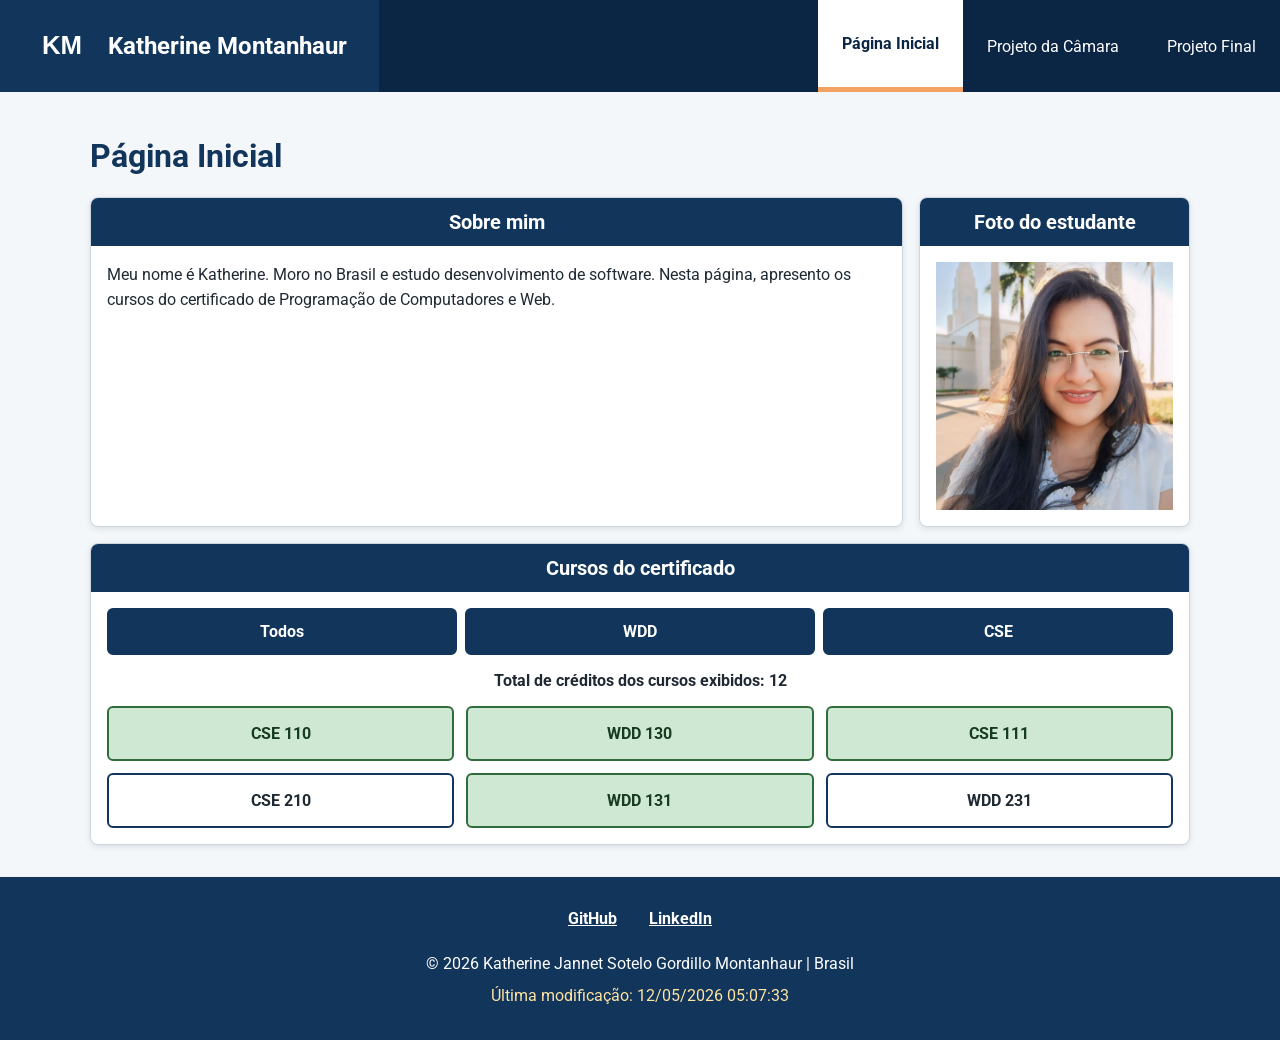
<file: index.html>
<!DOCTYPE html>
<html lang="pt-BR">

<head>
    <meta charset="UTF-8">
    <meta name="viewport" content="width=device-width, initial-scale=1.0">

    <meta name="description" content="Página inicial do curso WDD 231 de Katherine Jannet Sotelo Gordillo Montanhaur.">

    <meta name="author" content="Katherine Jannet Sotelo Gordillo Montanhaur">

    <title>Página Inicial | WDD 231</title>

    <link rel="preconnect" href="https://fonts.googleapis.com">
    <link rel="preconnect" href="https://fonts.gstatic.com" crossorigin>

    <link href="https://fonts.googleapis.com/css2?family=Roboto:wght@400;500;700&display=swap" rel="stylesheet">

    <link rel="stylesheet" href="estilos/telas-pequenas.css">
    <link rel="stylesheet" href="estilos/maior.css">

    <script src="scripts/navegacao.js" defer></script>
    <script src="scripts/data.js" defer></script>
    <script src="scripts/curso.js" defer></script>
</head>

<body>

    <header>

        <div class="identidade">
            <img src="imagens/logotipo.svg" alt="Logotipo KM" width="60" height="60">

            <span>Katherine Montanhaur</span>
        </div>

        <button id="botao-menu" class="botao-menu" type="button" aria-label="Abrir menu de navegação"
            aria-expanded="false" aria-controls="menu-navegacao">
            &#9776;
        </button>

        <nav id="menu-navegacao" aria-label="Navegação principal">

            <a href="index.html" class="ativo" aria-current="page">
                Página Inicial
            </a>

            <a href="#">
                Projeto da Câmara
            </a>

            <a href="#">
                Projeto Final
            </a>

        </nav>

    </header>

    <main>

        <h1>Página Inicial</h1>

        <div class="conteudo-principal">

            <section class="sobre">

                <h2>Sobre mim</h2>

                <p>
                    Meu nome é Katherine. Moro no Brasil e estudo desenvolvimento de software.
                    Nesta página, apresento os cursos do certificado de Programação de
                    Computadores e Web.
                </p>

            </section>

            <section class="foto">

                <h2>Foto do estudante</h2>

                <img src="imagens/perfil.webp" alt="Foto de Katherine" width="350" height="350">

            </section>

        </div>

        <section class="certificado">

            <h2>Cursos do certificado</h2>

            <div class="filtros" role="group" aria-label="Filtros dos cursos">

                <button id="todos" type="button">
                    Todos
                </button>

                <button id="wdd" type="button">
                    WDD
                </button>

                <button id="cse" type="button">
                    CSE
                </button>

            </div>

            <p id="total-creditos" aria-live="polite"></p>

            <div id="lista-cursos"></div>

        </section>

    </main>

    <footer>

        <div class="redes-sociais">

            <a href="https://github.com/kjsgm" aria-label="Perfil de Katherine no GitHub">
                GitHub
            </a>

            <a href="https://www.linkedin.com/in/katherine-montanhaur-551292111"
                aria-label="Perfil de Katherine no LinkedIn">
                LinkedIn
            </a>

        </div>

        <p>
            &copy;
            <span id="ano-atual"></span>
            Katherine Jannet Sotelo Gordillo Montanhaur | Brasil
        </p>

        <p id="ultimaModificacao"></p>

    </footer>

</body>

</html>
</file>
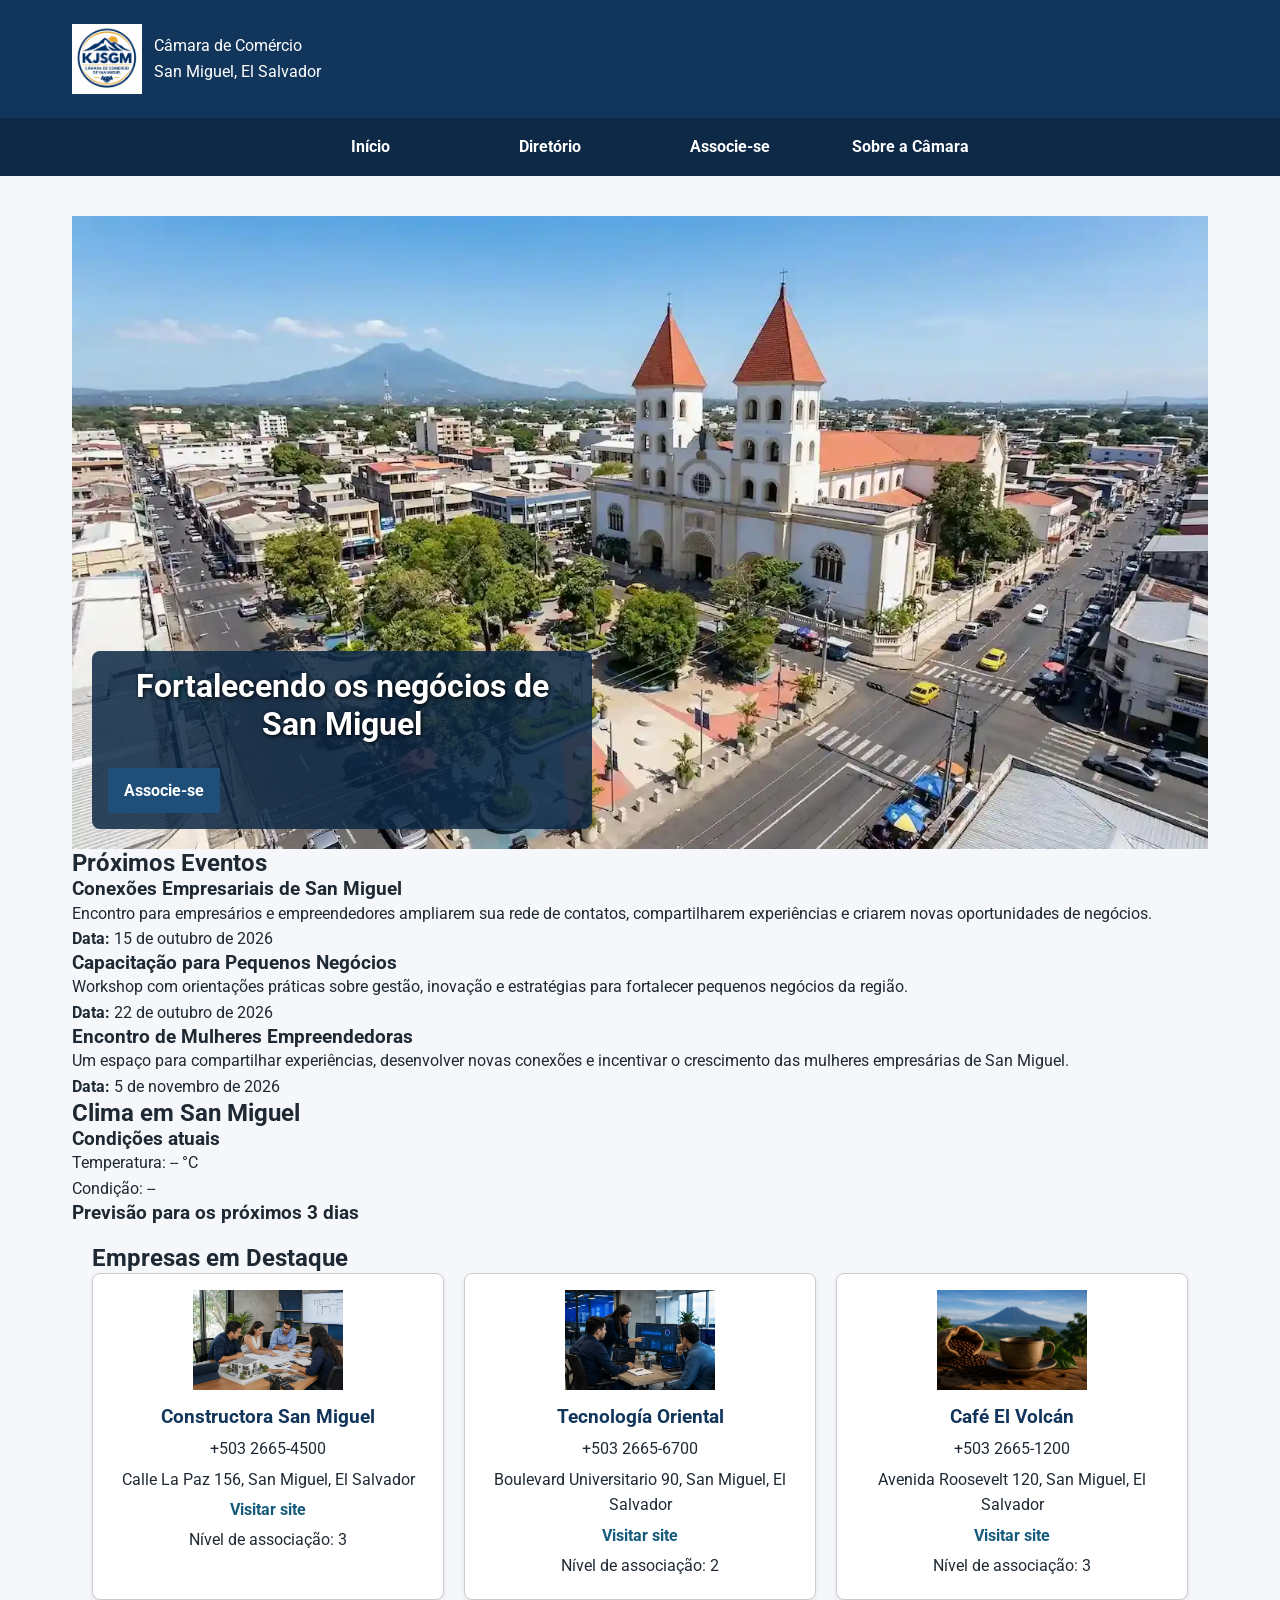
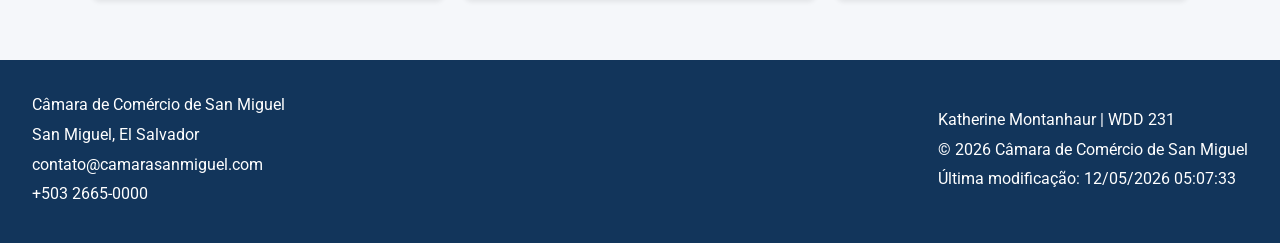
<file: camara/index.html>
<!DOCTYPE html>
<html lang="pt-BR">

<head>
    <meta charset="UTF-8">
    <meta name="viewport" content="width=device-width, initial-scale=1.0">

    <title>Início | Câmara de Comércio de San Miguel</title>

    <meta name="description"
        content="Página inicial da Câmara de Comércio de San Miguel, El Salvador, com eventos, clima e empresas em destaque.">

    <meta name="author" content="Katherine Montanhaur">

    <!-- Metadados para redes sociais -->
    <meta property="og:title" content="Conheça a Câmara de Comércio de San Miguel">
    <meta property="og:description"
        content="Descubra eventos, oportunidades de negócios e empresas em destaque na Câmara de Comércio de San Miguel, El Salvador.">
    <meta property="og:image" content="https://kjsgm.github.io/wdd231/camara/imagens/logo.webp">
    <meta property="og:url" content="https://kjsgm.github.io/wdd231/camara/index.html">
    <meta property="og:type" content="website">

    <!-- Favicon -->
    <link rel="icon" href="imagens/favicon.ico" type="image/x-icon">

    <!-- Google Fonts -->
    <link rel="preconnect" href="https://fonts.googleapis.com">
    <link rel="preconnect" href="https://fonts.gstatic.com" crossorigin>
    <link href="https://fonts.googleapis.com/css2?family=Roboto:wght@400;700&display=swap" rel="stylesheet">

    <!-- CSS -->
    <link rel="stylesheet" href="estilos/normalizar.css">
    <link rel="stylesheet" href="estilos/telas-pequenas.css">
    <link rel="stylesheet" href="estilos/telas-grandes.css">
    <link rel="stylesheet" href="estilos/inicio.css">
</head>

<body>

    <header>
        <div class="cabecalho">

            <div class="identidade">
                <img src="imagens/logo.webp" alt="Logo da Câmara de Comércio de San Miguel">

                <div>
                    <p>Câmara de Comércio</p>
                    <p>San Miguel, El Salvador</p>
                </div>
            </div>

            <button id="menu" aria-label="Abrir menu">
                ☰
            </button>

        </div>

        <nav>
            <ul>
                <li>
                    <a href="index.html">Início</a>
                </li>

                <li>
                    <a href="diretorio.html">Diretório</a>
                </li>
                <li>
                    <a href="associacao.html">Associe-se</a>
                </li>
                <li>
                    <a href="sobre.html">Sobre a Câmara</a>
                </li>
            </ul>
        </nav>
    </header>

    <main>
        <section class="hero">
            <img src="imagens/hero.webp" alt="Vista da cidade de San Miguel, El Salvador">
            <div class="hero-conteudo">
                <h1>Fortalecendo os negócios de San Miguel</h1>
                <a href="associacao.html" class="botao-cta">Associe-se</a>
            </div>
        </section>
        <section class="eventos">
            <h2>Próximos Eventos</h2>
            <article>
                <h3>Conexões Empresariais de San Miguel</h3>
                <p>Encontro para empresários e empreendedores ampliarem sua rede de contatos, compartilharem
                    experiências e
                    criarem novas oportunidades de negócios.</p>
                <p><strong>Data:</strong> 15 de outubro de 2026</p>
            </article>

            <article>
                <h3>Capacitação para Pequenos Negócios</h3>
                <p>Workshop com orientações práticas sobre gestão, inovação e estratégias para fortalecer pequenos
                    negócios da
                    região.</p>
                <p><strong>Data:</strong> 22 de outubro de 2026</p>
            </article>

            <article>
                <h3>Encontro de Mulheres Empreendedoras</h3>
                <p>Um espaço para compartilhar experiências, desenvolver novas conexões e incentivar o crescimento das
                    mulheres
                    empresárias de San Miguel.</p>
                <p><strong>Data:</strong> 5 de novembro de 2026</p>
            </article>
        </section>
        <section class="clima">
            <h2>Clima em San Miguel</h2>

            <div class="clima-atual">
                <h3>Condições atuais</h3>
                <p>Temperatura: <span id="temperatura">--</span> °C</p>
                <p>Condição: <span id="descricao">--</span></p>
            </div>

            <div class="previsao">
                <h3>Previsão para os próximos 3 dias</h3>
                <div id="previsao-dias"></div>
            </div>
        </section>
        <section class="empresas-destaque">
            <h2>Empresas em Destaque</h2>
            <div id="membros-destaque"></div>
        </section>
    </main>

    <footer>

        <div>
            <p>Câmara de Comércio de San Miguel</p>

            <p>San Miguel, El Salvador</p>

            <p>contato@camarasanmiguel.com</p>

            <p>+503 2665-0000</p>
        </div>

        <div>
            <p>Katherine Montanhaur | WDD 231</p>

            <p>
                &copy;
                <span id="ano"></span>
                Câmara de Comércio de San Miguel
            </p>

            <p>
                Última modificação:
                <span id="modificado"></span>
            </p>
        </div>

    </footer>

    <script src="scripts/clima.js" defer></script>
    <script src="scripts/destaques.js" defer></script>
    <script src="scripts/navegacao.js" defer></script>

</body>

</html>
</file>
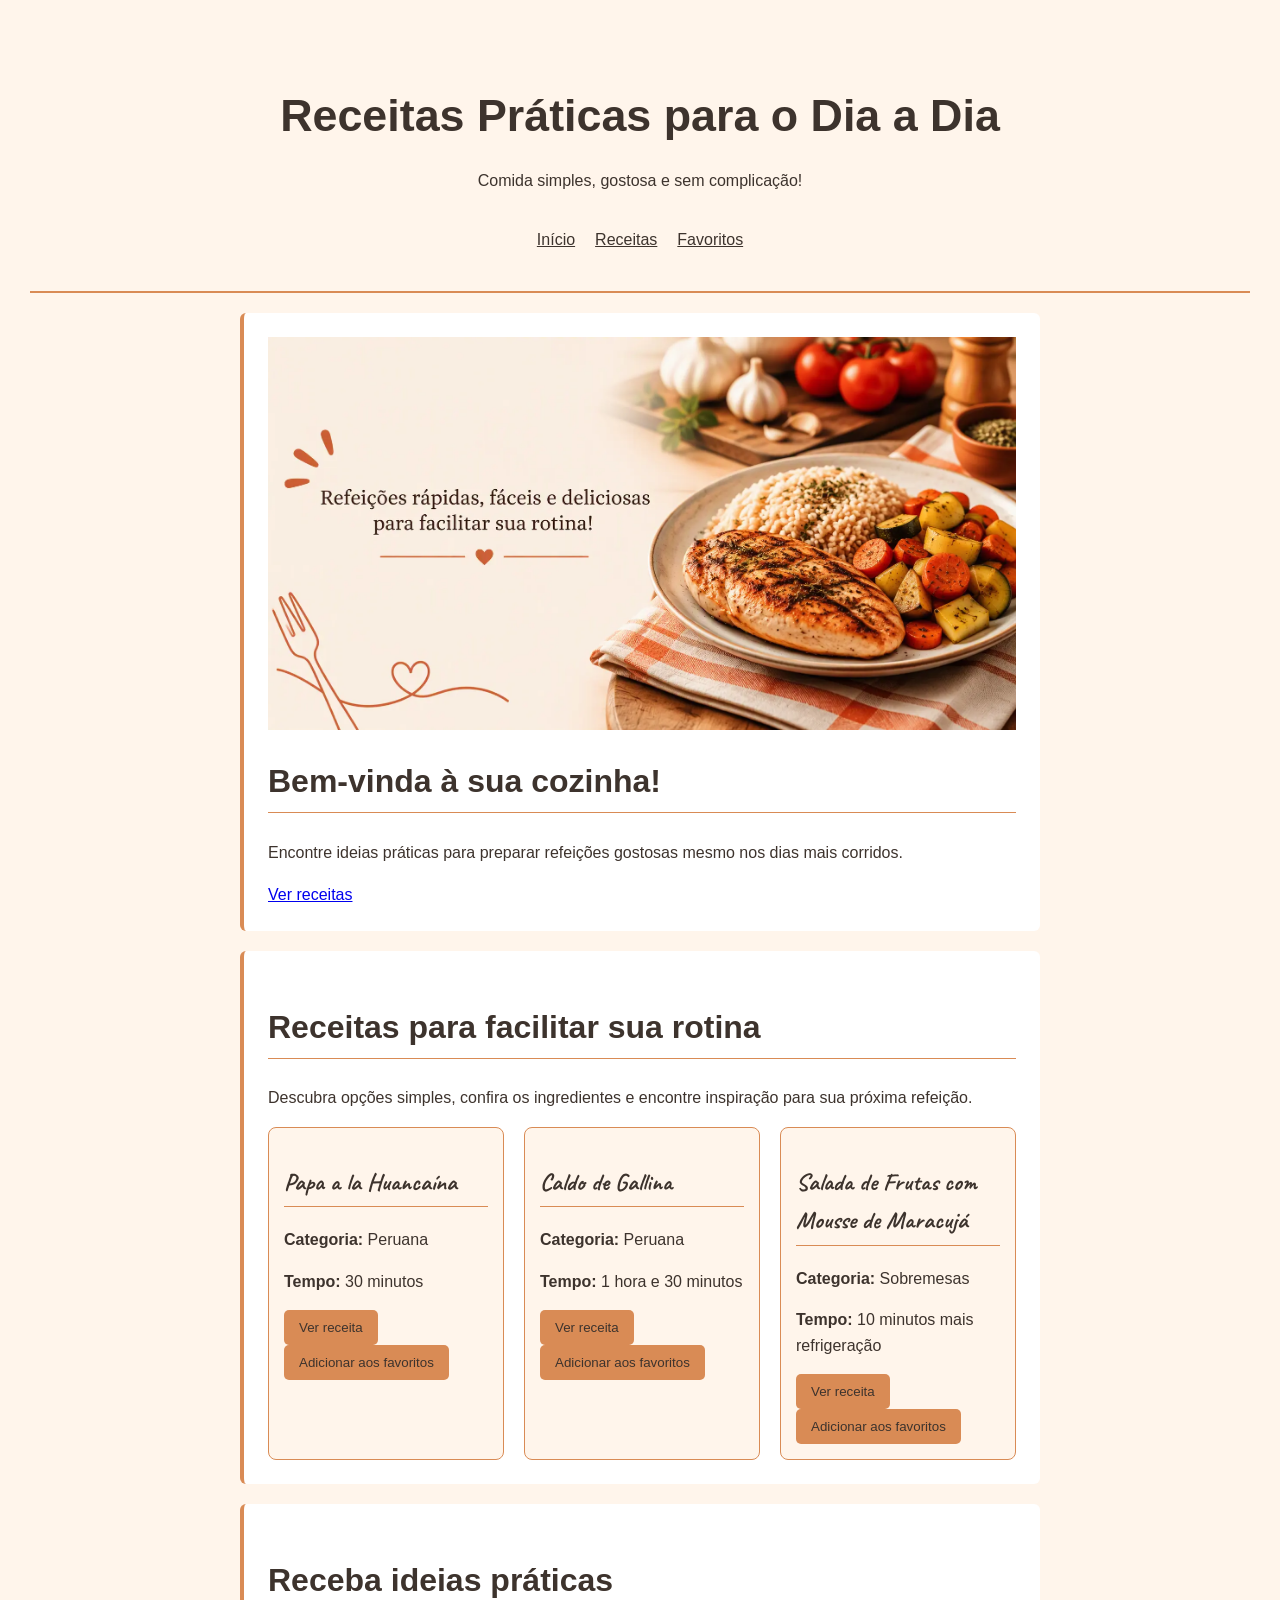
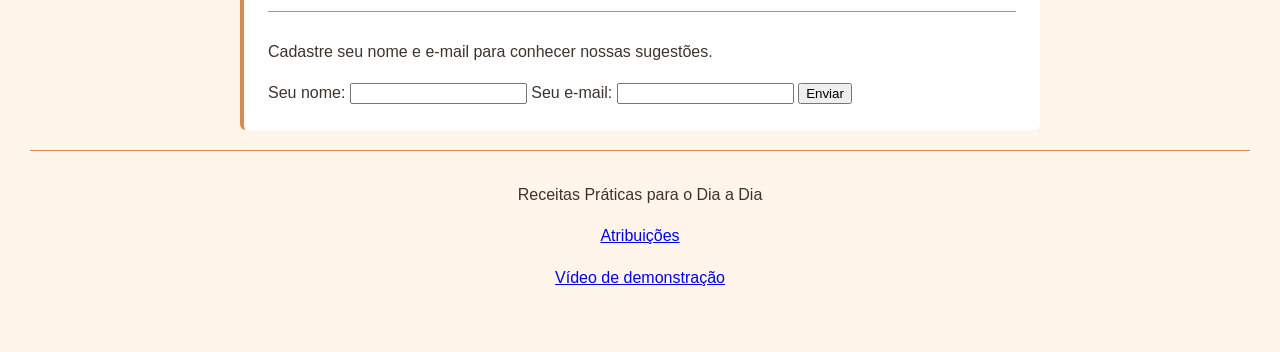
<file: projeto/index.html>
<!DOCTYPE html>
<html lang="pt-BR">

<head>
    <meta charset="UTF-8">
    <meta name="viewport" content="width=device-width, initial-scale=1.0">
    <meta name="author" content="Katherine Montanhaur">
    <meta name="description" content="Receitas práticas e fáceis para ajudar você a preparar refeições no dia a dia.">
    <meta property="og:title" content="Receitas Práticas para o Dia a Dia | Início">
    <meta property="og:description" content="Encontre receitas simples para facilitar sua rotina.">
    <meta property="og:image" content="https://kjsgm.github.io/wdd231/projeto/imagens/compartilhamento.webp">
    <meta property="og:image:alt" content="Receitas práticas e refeições caseiras para o dia a dia">
    <meta property="og:type" content="website">
    <meta property="og:locale" content="pt_BR">
    <meta property="og:url" content="https://kjsgm.github.io/wdd231/projeto/">
    <title>Início | Receitas Práticas para o Dia a Dia</title>
    <link rel="icon" href="imagens/favicon.png">

    <link rel="preconnect" href="https://fonts.googleapis.com">
    <link rel="preconnect" href="https://fonts.gstatic.com" crossorigin>
    <link href="https://fonts.googleapis.com/css2?family=Caveat:wght@500;700&display=swap" rel="stylesheet">

    <link rel="stylesheet" href="estilos/normalizar.css">
    <link rel="stylesheet" href="estilos/estilos.css">

    <script type="module" src="scripts/main.js"></script>
</head>

<body>
    <header>
        <h1>Receitas Práticas para o Dia a Dia</h1>
        <p>Comida simples, gostosa e sem complicação!</p>

        <nav aria-label="Navegação principal">
            <button id="botao-menu" type="button" aria-label="Abrir menu" aria-expanded="false">☰</button>
            <ul id="menu">
                <li><a href="index.html" aria-current="page">Início</a></li>
                <li><a href="receitas.html">Receitas</a></li>
                <li><a href="favoritos.html">Favoritos</a></li>
            </ul>
        </nav>
    </header>

    <main>
        <section class="apresentacao">
            <img src="imagens/compartilhamento.webp"
                alt="Receitas práticas e refeições caseiras para facilitar o dia a dia">
            <h2>Bem-vinda à sua cozinha!</h2>
            <p>Encontre ideias práticas para preparar refeições gostosas mesmo nos dias mais corridos.</p>
            <a class="botao" href="receitas.html">Ver receitas</a>
        </section>

        <section>
            <h2>Receitas para facilitar sua rotina</h2>
            <p>Descubra opções simples, confira os ingredientes e encontre inspiração para sua próxima refeição.</p>
            <div id="receitas-destaque" class="grade-receitas">
                <p>Carregando receitas...</p>
            </div>
        </section>

        <section>
            <h2>Receba ideias práticas</h2>
            <p>Cadastre seu nome e e-mail para conhecer nossas sugestões.</p>

            <form action="formulario.html" method="get">
                <label for="nome">Seu nome:</label>
                <input type="text" id="nome" name="nome" autocomplete="name" required>

                <label for="email">Seu e-mail:</label>
                <input type="email" id="email" name="email" autocomplete="email" required>

                <button type="submit">Enviar</button>
            </form>
        </section>
        <dialog id="modal-receita">
            <div id="detalhes-receita"></div>
            <button id="fechar-modal" type="button">Fechar</button>
        </dialog>
    </main>

    <footer>
        <p>Receitas Práticas para o Dia a Dia</p>
        <p><a href="atribuicoes.html">Atribuições</a></p>
        <p><a href="#" id="link-video">Vídeo de demonstração</a></p>
    </footer>
</body>

</html>
</file>
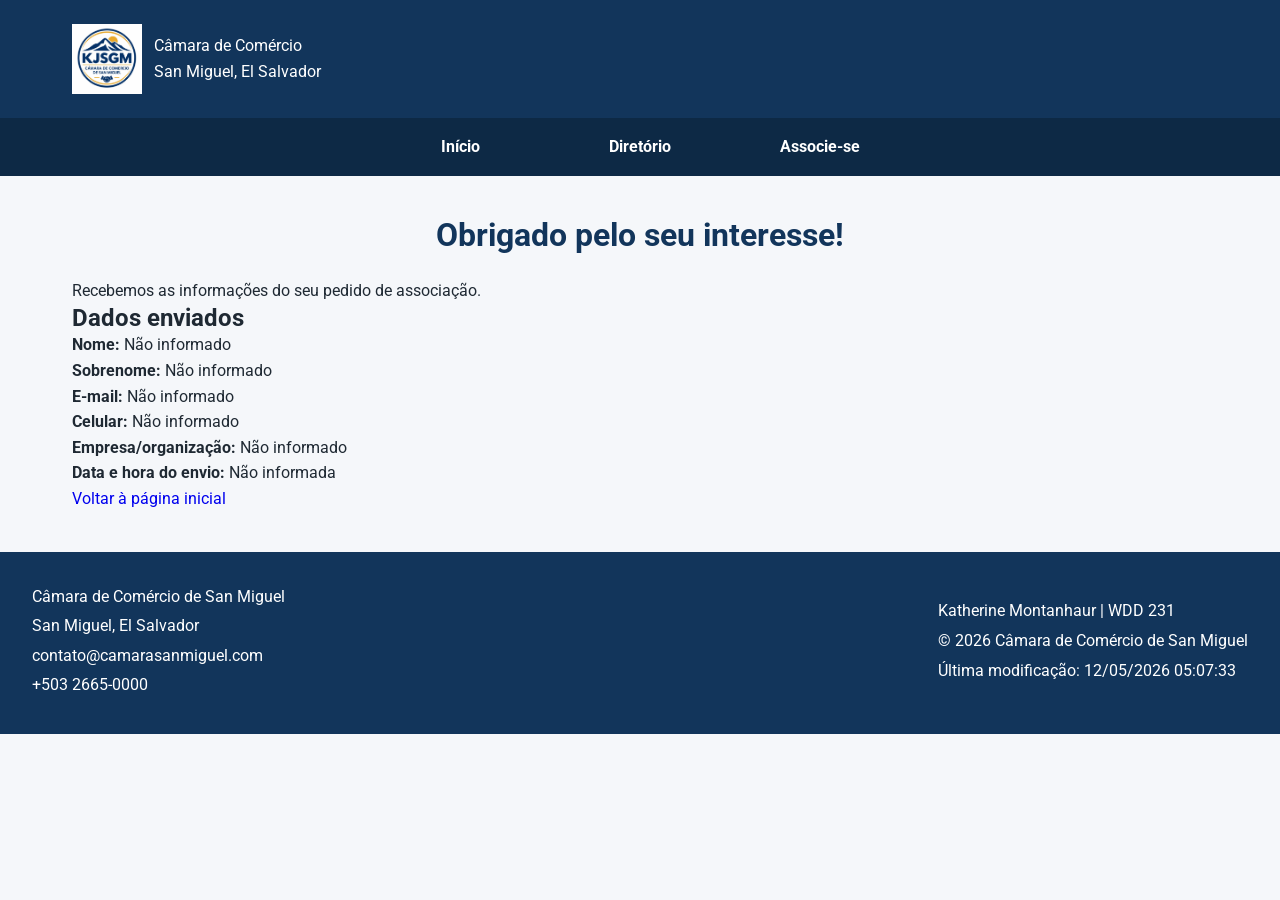
<file: camara/agradecimento.html>
<!DOCTYPE html>

<html lang="pt-BR">

<head>
    <meta charset="UTF-8">
    <meta name="viewport" content="width=device-width, initial-scale=1.0">

    <title>Obrigado | Câmara de Comércio de San Miguel</title>

    <meta name="description" content="Confirmação do pedido de associação à Câmara de Comércio de San Miguel.">
    <meta name="author" content="Katherine Montanhaur">

    <link rel="icon" href="imagens/favicon.ico" type="image/x-icon">

    <link rel="preconnect" href="https://fonts.googleapis.com">
    <link rel="preconnect" href="https://fonts.gstatic.com" crossorigin>
    <link href="https://fonts.googleapis.com/css2?family=Roboto:wght@400;700&display=swap" rel="stylesheet">

    <link rel="stylesheet" href="estilos/normalizar.css">
    <link rel="stylesheet" href="estilos/telas-pequenas.css">
    <link rel="stylesheet" href="estilos/telas-grandes.css">
    <link rel="stylesheet" href="estilos/associacao.css">

</head>

<body>
    <header>
        <div class="cabecalho">
            <div class="identidade">
                <img src="imagens/logo.webp" alt="Logo da Câmara de Comércio de San Miguel">

                <div>
                    <p>Câmara de Comércio</p>
                    <p>San Miguel, El Salvador</p>
                </div>
            </div>

            <button id="menu" aria-label="Abrir menu">☰</button>
        </div>

        <nav>
            <ul>
                <li><a href="index.html">Início</a></li>
                <li><a href="diretorio.html">Diretório</a></li>
                <li><a href="associacao.html">Associe-se</a></li>
            </ul>
        </nav>
    </header>

    <main>
        <h1>Obrigado pelo seu interesse!</h1>

        <p>Recebemos as informações do seu pedido de associação.</p>

        <section id="resumo" aria-label="Resumo do pedido">
            <h2>Dados enviados</h2>
            <p><strong>Nome:</strong> <span id="nome"></span></p>
            <p><strong>Sobrenome:</strong> <span id="sobrenome"></span></p>
            <p><strong>E-mail:</strong> <span id="email"></span></p>
            <p><strong>Celular:</strong> <span id="telefone"></span></p>
            <p><strong>Empresa/organização:</strong> <span id="organizacao"></span></p>
            <p><strong>Data e hora do envio:</strong> <span id="dataHora"></span></p>
        </section>

        <p><a href="index.html">Voltar à página inicial</a></p>
    </main>

    <footer>
        <div>
            <p>Câmara de Comércio de San Miguel</p>
            <p>San Miguel, El Salvador</p>
            <p>contato@camarasanmiguel.com</p>
            <p>+503 2665-0000</p>
        </div>

        <div>
            <p>Katherine Montanhaur | WDD 231</p>
            <p>&copy; <span id="ano"></span> Câmara de Comércio de San Miguel</p>
            <p>Última modificação: <span id="modificado"></span></p>
        </div>
    </footer>

    <script src="scripts/navegacao.js" defer></script>
    <script src="scripts/agradecimento.js" defer></script>

</body>

</html>
</file>
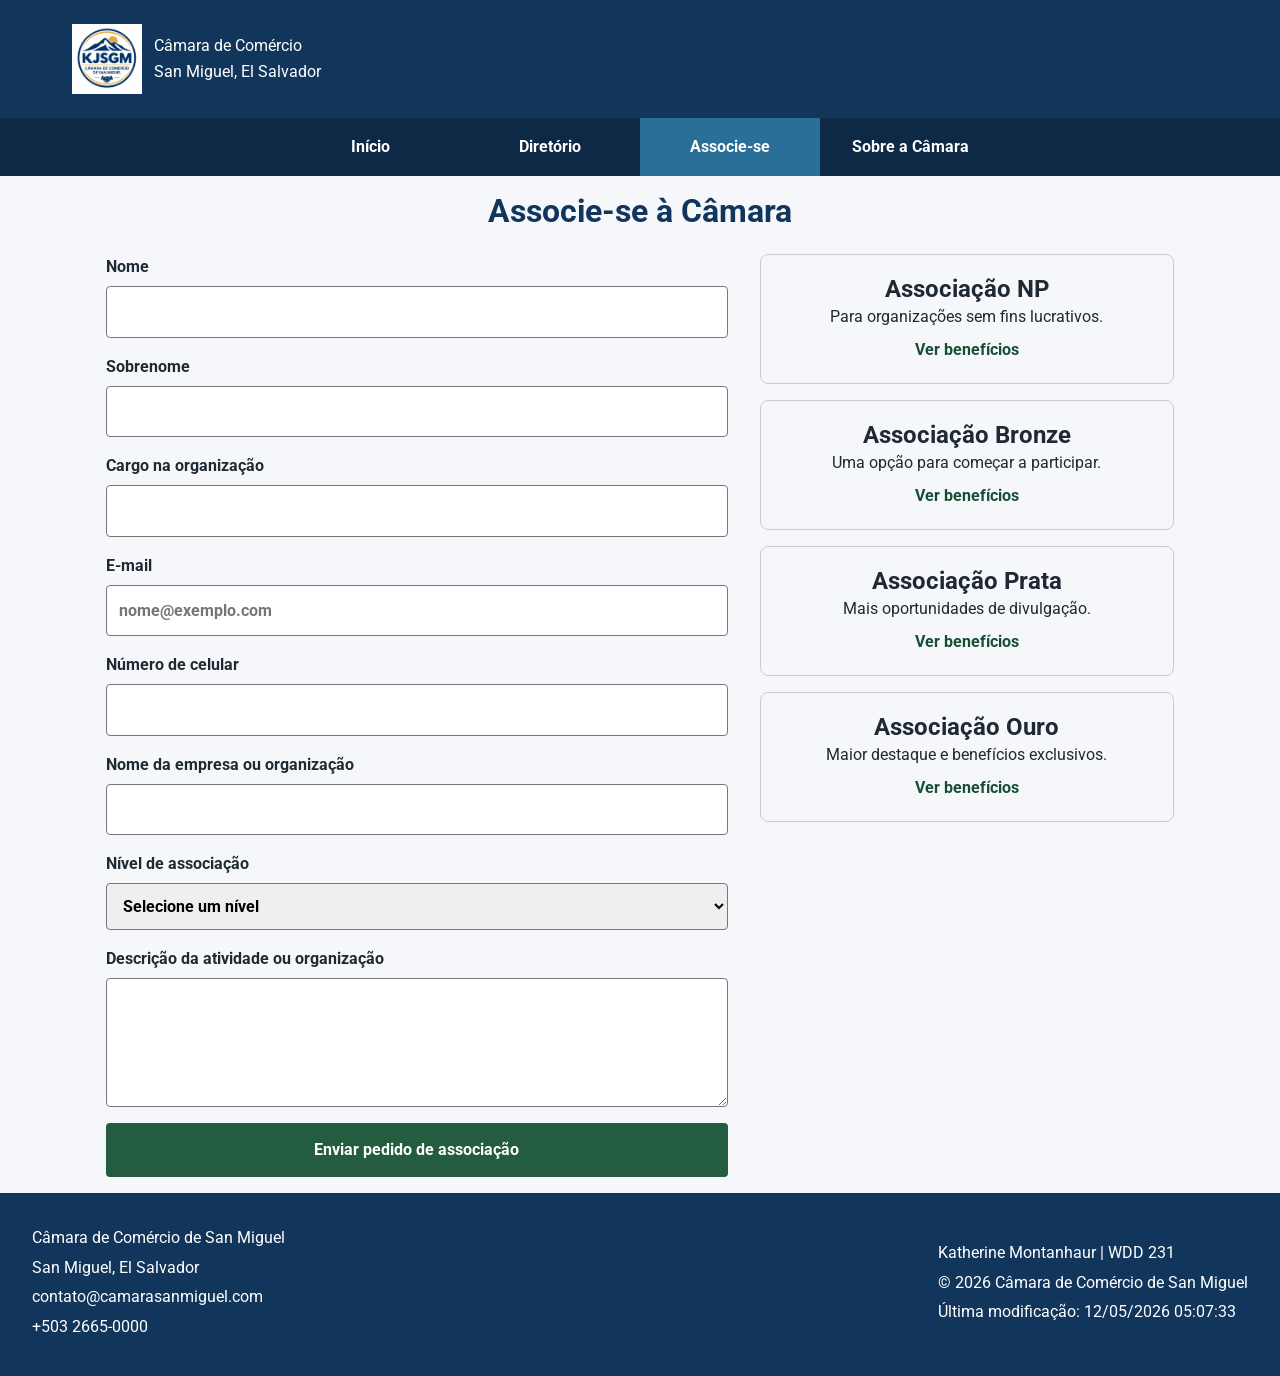
<file: camara/associacao.html>
<!DOCTYPE html>

<html lang="pt-BR">

<head>
    <meta charset="UTF-8">
    <meta name="viewport" content="width=device-width, initial-scale=1.0">

    <title>Associe-se | Câmara de Comércio de San Miguel</title>

    <meta name="description" content="Associe sua empresa à Câmara de Comércio de San Miguel, El Salvador.">

    <meta name="author" content="Katherine Montanhaur">

    <meta property="og:title" content="Associe-se | Câmara de Comércio de San Miguel">
    <meta property="og:description" content="Conheça os níveis de associação da Câmara de Comércio de San Miguel.">
    <meta property="og:image" content="https://kjsgm.github.io/wdd231/camara/imagens/logo.webp">
    <meta property="og:url" content="https://kjsgm.github.io/wdd231/camara/associacao.html">
    <meta property="og:type" content="website">

    <link rel="icon" href="imagens/favicon.ico" type="image/x-icon">

    <link rel="preconnect" href="https://fonts.googleapis.com">
    <link rel="preconnect" href="https://fonts.gstatic.com" crossorigin>
    <link href="https://fonts.googleapis.com/css2?family=Roboto:wght@400;700&display=swap" rel="stylesheet">

    <link rel="stylesheet" href="estilos/normalizar.css">
    <link rel="stylesheet" href="estilos/telas-pequenas.css">
    <link rel="stylesheet" href="estilos/telas-grandes.css">
    <link rel="stylesheet" href="estilos/associacao.css">

</head>

<body>

    <header>
        <div class="cabecalho">

            <div class="identidade">
                <img src="imagens/logo.webp" alt="Logo da Câmara de Comércio de San Miguel">

                <div>
                    <p>Câmara de Comércio</p>
                    <p>San Miguel, El Salvador</p>
                </div>
            </div>

            <button id="menu" aria-label="Abrir menu">
                ☰
            </button>

        </div>

        <nav>
            <ul>
                <li><a href="index.html">Início</a></li>
                <li><a href="diretorio.html">Diretório</a></li>
                <li><a href="associacao.html" class="ativo" aria-current="page">Associe-se</a></li>
                <li>
                    <a href="sobre.html">Sobre a Câmara</a>
                </li>
            </ul>
        </nav>
    </header>

    <main>
        <h1>Associe-se à Câmara</h1>

        <div class="conteudo-associacao">

            <form class="formulario-associacao" method="get" action="agradecimento.html">

                <label for="nome">
                    Nome
                    <input type="text" id="nome" name="nome" title="Nome" autocomplete="given-name" required>
                </label>

                <label for="sobrenome">
                    Sobrenome
                    <input type="text" id="sobrenome" name="sobrenome" title="Sobrenome" autocomplete="family-name"
                        required>
                </label>

                <label for="cargo">
                    Cargo na organização
                    <input type="text" id="cargo" name="cargo" title="Cargo na organização"
                        autocomplete="organization-title" pattern="[A-Za-z ]{7,}" required>
                </label>

                <label for="email">
                    E-mail
                    <input type="email" id="email" name="email" title="Endereço de e-mail" autocomplete="email"
                        placeholder="nome@exemplo.com" required>
                </label>

                <label for="telefone">
                    Número de celular
                    <input type="tel" id="telefone" name="telefone" title="Número de celular" autocomplete="tel"
                        required>
                </label>

                <label for="organizacao">
                    Nome da empresa ou organização
                    <input type="text" id="organizacao" name="organizacao" title="Nome da empresa ou organização"
                        autocomplete="organization" required>
                </label>

                <label for="nivel">
                    Nível de associação
                    <select id="nivel" name="nivel" title="Nível de associação" required>
                        <option value="">Selecione um nível</option>
                        <option id="nivel-np" value="np">Associação NP - Sem fins lucrativos</option>
                        <option id="nivel-bronze" value="bronze">Associação Bronze</option>
                        <option id="nivel-silver" value="silver">Associação Prata</option>
                        <option id="nivel-gold" value="gold">Associação Ouro</option>
                    </select>
                </label>

                <label for="descricao">
                    Descrição da atividade ou organização
                    <textarea id="descricao" name="descricao" title="Descrição da atividade ou organização"
                        rows="4"></textarea>
                </label>

                <input type="hidden" id="dataHora" name="dataHora">

                <input type="submit" value="Enviar pedido de associação">

            </form>

            <section class="niveis-associacao" aria-label="Benefícios dos níveis de associação">

                <article class="cartao-nivel">
                    <h2>Associação NP</h2>
                    <p>Para organizações sem fins lucrativos.</p>
                    <a href="#modal-np" class="abrir-modal" data-modal="modal-np">Ver benefícios</a>
                </article>

                <article class="cartao-nivel">
                    <h2>Associação Bronze</h2>
                    <p>Uma opção para começar a participar.</p>
                    <a href="#modal-bronze" class="abrir-modal" data-modal="modal-bronze">Ver benefícios</a>
                </article>

                <article class="cartao-nivel">
                    <h2>Associação Prata</h2>
                    <p>Mais oportunidades de divulgação.</p>
                    <a href="#modal-prata" class="abrir-modal" data-modal="modal-prata">Ver benefícios</a>
                </article>

                <article class="cartao-nivel">
                    <h2>Associação Ouro</h2>
                    <p>Maior destaque e benefícios exclusivos.</p>
                    <a href="#modal-ouro" class="abrir-modal" data-modal="modal-ouro">Ver benefícios</a>
                </article>

            </section>

        </div>

        <dialog id="modal-np">
            <h2>Associação NP</h2>
            <p>Isenção de taxa para organizações sem fins lucrativos e participação em atividades da Câmara.</p>
            <button type="button" class="fechar-modal">Fechar</button>
        </dialog>

        <dialog id="modal-bronze">
            <h2>Associação Bronze</h2>
            <p>Participação em eventos, informações comerciais e oportunidades básicas de divulgação.</p>
            <button type="button" class="fechar-modal">Fechar</button>
        </dialog>

        <dialog id="modal-prata">
            <h2>Associação Prata</h2>
            <p>Benefícios Bronze, descontos em eventos, treinamentos e maior divulgação da empresa.</p>
            <button type="button" class="fechar-modal">Fechar</button>
        </dialog>

        <dialog id="modal-ouro">
            <h2>Associação Ouro</h2>
            <p>Benefícios Prata, publicidade em destaque na página inicial e acesso a eventos especiais.</p>
            <button type="button" class="fechar-modal">Fechar</button>
        </dialog>

    </main>

    <footer>

        <div>
            <p>Câmara de Comércio de San Miguel</p>
            <p>San Miguel, El Salvador</p>
            <p>contato@camarasanmiguel.com</p>
            <p>+503 2665-0000</p>
        </div>

        <div>
            <p>Katherine Montanhaur | WDD 231</p>

            <p>
                &copy;
                <span id="ano"></span>
                Câmara de Comércio de San Miguel
            </p>

            <p>
                Última modificação:
                <span id="modificado"></span>
            </p>
        </div>

    </footer>

    <script src="scripts/navegacao.js" defer></script>
    <script src="scripts/associacao.js" defer></script>
</body>

</html>
</file>
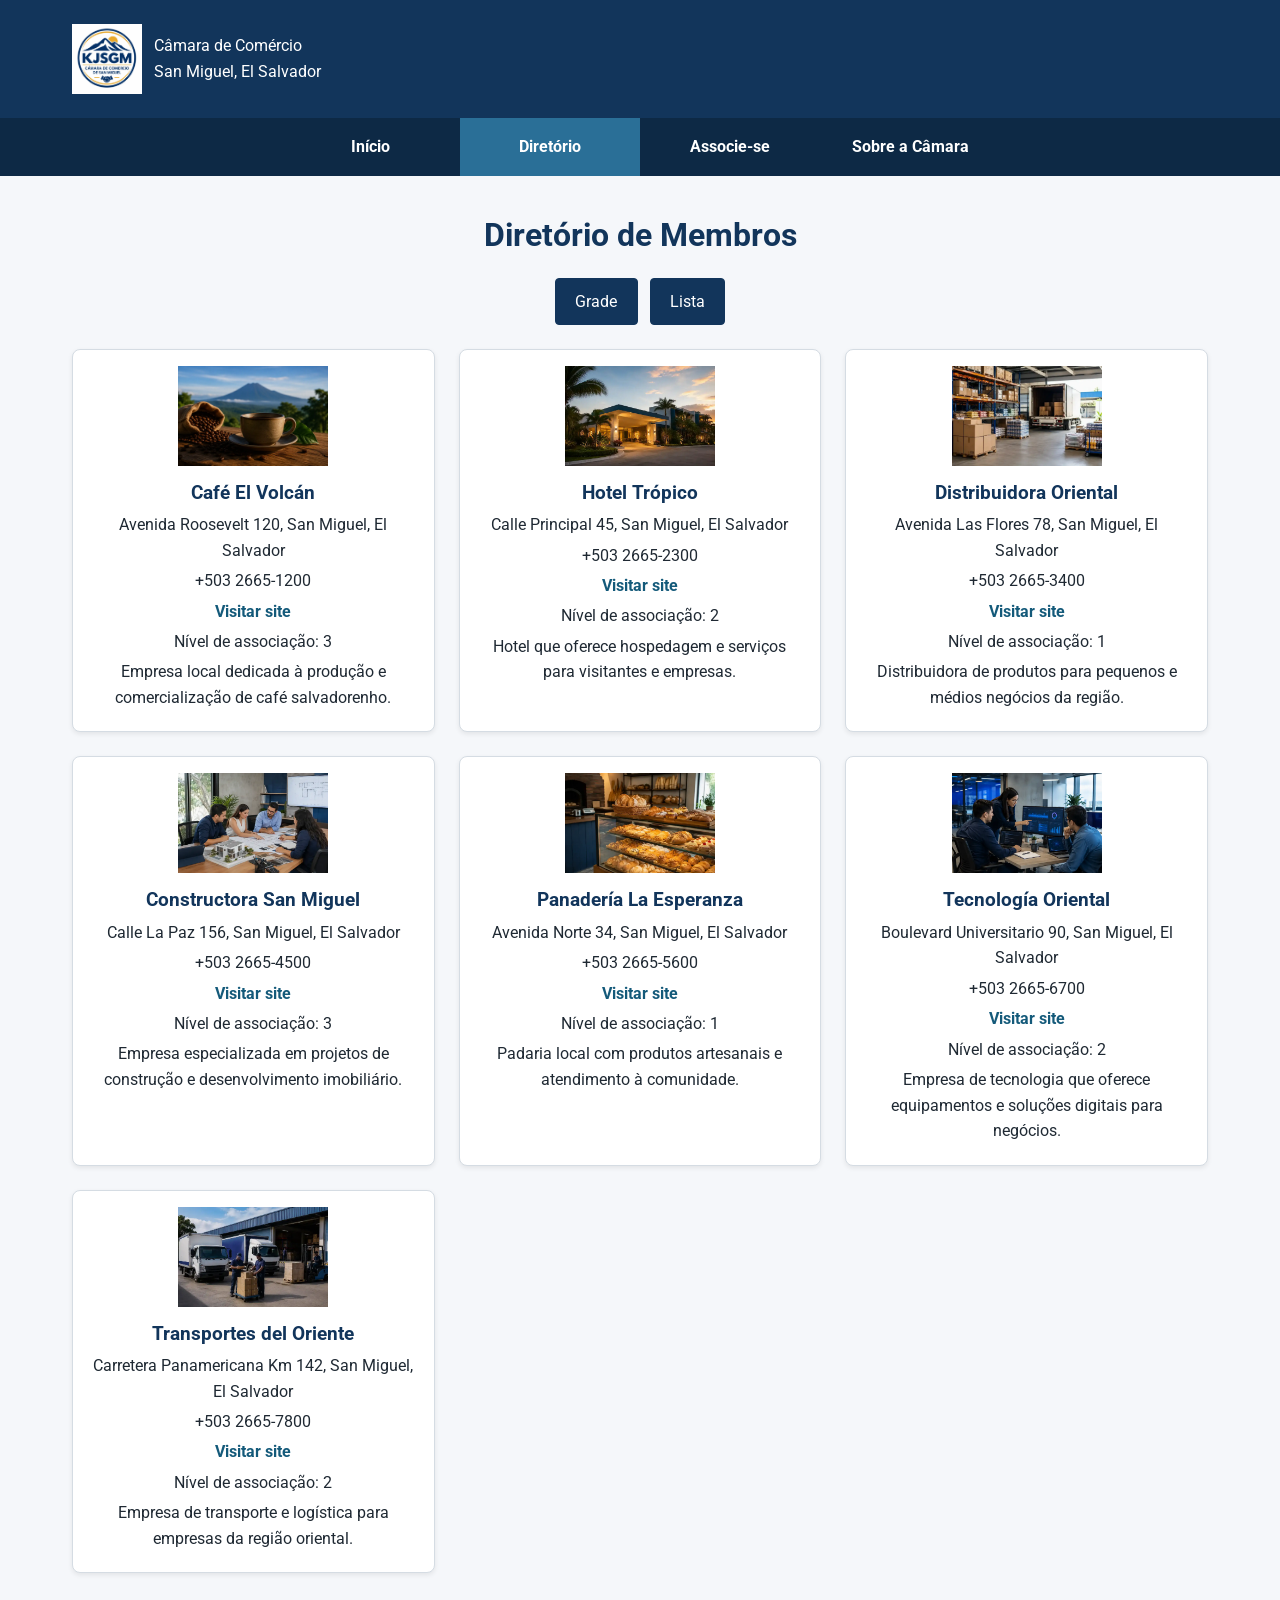
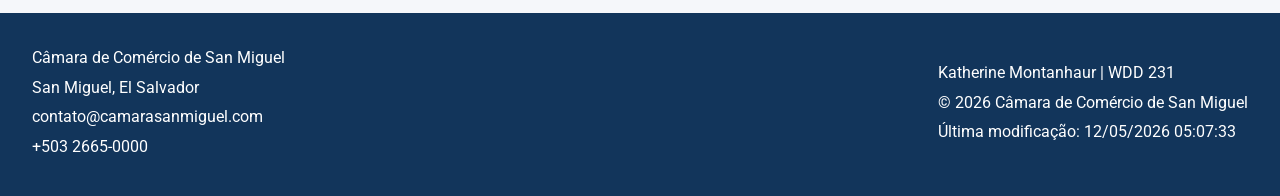
<file: camara/diretorio.html>
<!DOCTYPE html>
<html lang="pt-BR">

<head>
    <meta charset="UTF-8">
    <meta name="viewport" content="width=device-width, initial-scale=1.0">

    <title>Diretório | Câmara de Comércio de San Miguel</title>

    <meta name="description"
        content="Diretório de empresas e membros da Câmara de Comércio de San Miguel, El Salvador.">

    <meta name="author" content="Katherine Montanhaur">

    <!-- Metadados para redes sociais -->
    <meta property="og:title" content="Diretório | Câmara de Comércio de San Miguel">
    <meta property="og:description" content="Conheça as empresas membros da Câmara de Comércio de San Miguel.">
    <meta property="og:image" content="https://kjsgm.github.io/wdd231/camara/imagens/logo.webp">
    <meta property="og:url" content="https://kjsgm.github.io/wdd231/camara/diretorio.html">
    <meta property="og:type" content="website">

    <!-- Favicon -->
    <link rel="icon" href="imagens/favicon.ico" type="image/x-icon">

    <!-- Google Fonts -->
    <link rel="preconnect" href="https://fonts.googleapis.com">
    <link rel="preconnect" href="https://fonts.gstatic.com" crossorigin>
    <link href="https://fonts.googleapis.com/css2?family=Roboto:wght@400;700&display=swap" rel="stylesheet">

    <!-- CSS -->
    <link rel="stylesheet" href="estilos/normalizar.css">
    <link rel="stylesheet" href="estilos/telas-pequenas.css">
    <link rel="stylesheet" href="estilos/telas-grandes.css">
</head>

<body>

    <header>
        <div class="cabecalho">

            <div class="identidade">
                <img src="imagens/logo.webp" alt="Logo da Câmara de Comércio de San Miguel">

                <div>
                    <p>Câmara de Comércio</p>
                    <p>San Miguel, El Salvador</p>
                </div>
            </div>

            <button id="menu" aria-label="Abrir menu">
                ☰
            </button>

        </div>

        <nav>
            <ul>
                <li>
                    <a href="index.html">Início</a>
                </li>

                <li>
                    <a href="diretorio.html" class="ativo">Diretório</a>
                </li>

                <li>
                    <a href="associacao.html">Associe-se</a>
                </li>

                <li>
                    <a href="sobre.html">Sobre a Câmara</a>
                </li>
            </ul>
        </nav>
    </header>

    <main>

        <h1>Diretório de Membros</h1>

        <div class="botoes-visualizacao">
            <button id="grade">Grade</button>
            <button id="lista">Lista</button>
        </div>

        <div id="membros" class="grade">
            <!-- Os membros serão inseridos aqui pelo JavaScript -->
        </div>

    </main>

    <footer>

        <div>
            <p>Câmara de Comércio de San Miguel</p>

            <p>San Miguel, El Salvador</p>

            <p>contato@camarasanmiguel.com</p>

            <p>+503 2665-0000</p>
        </div>

        <div>
            <p>Katherine Montanhaur | WDD 231</p>

            <p>
                &copy;
                <span id="ano"></span>
                Câmara de Comércio de San Miguel
            </p>

            <p>
                Última modificação:
                <span id="modificado"></span>
            </p>
        </div>

    </footer>

    <script src="scripts/membros.js"></script>
    <script src="scripts/navegacao.js" defer></script>

</body>

</html>
</file>
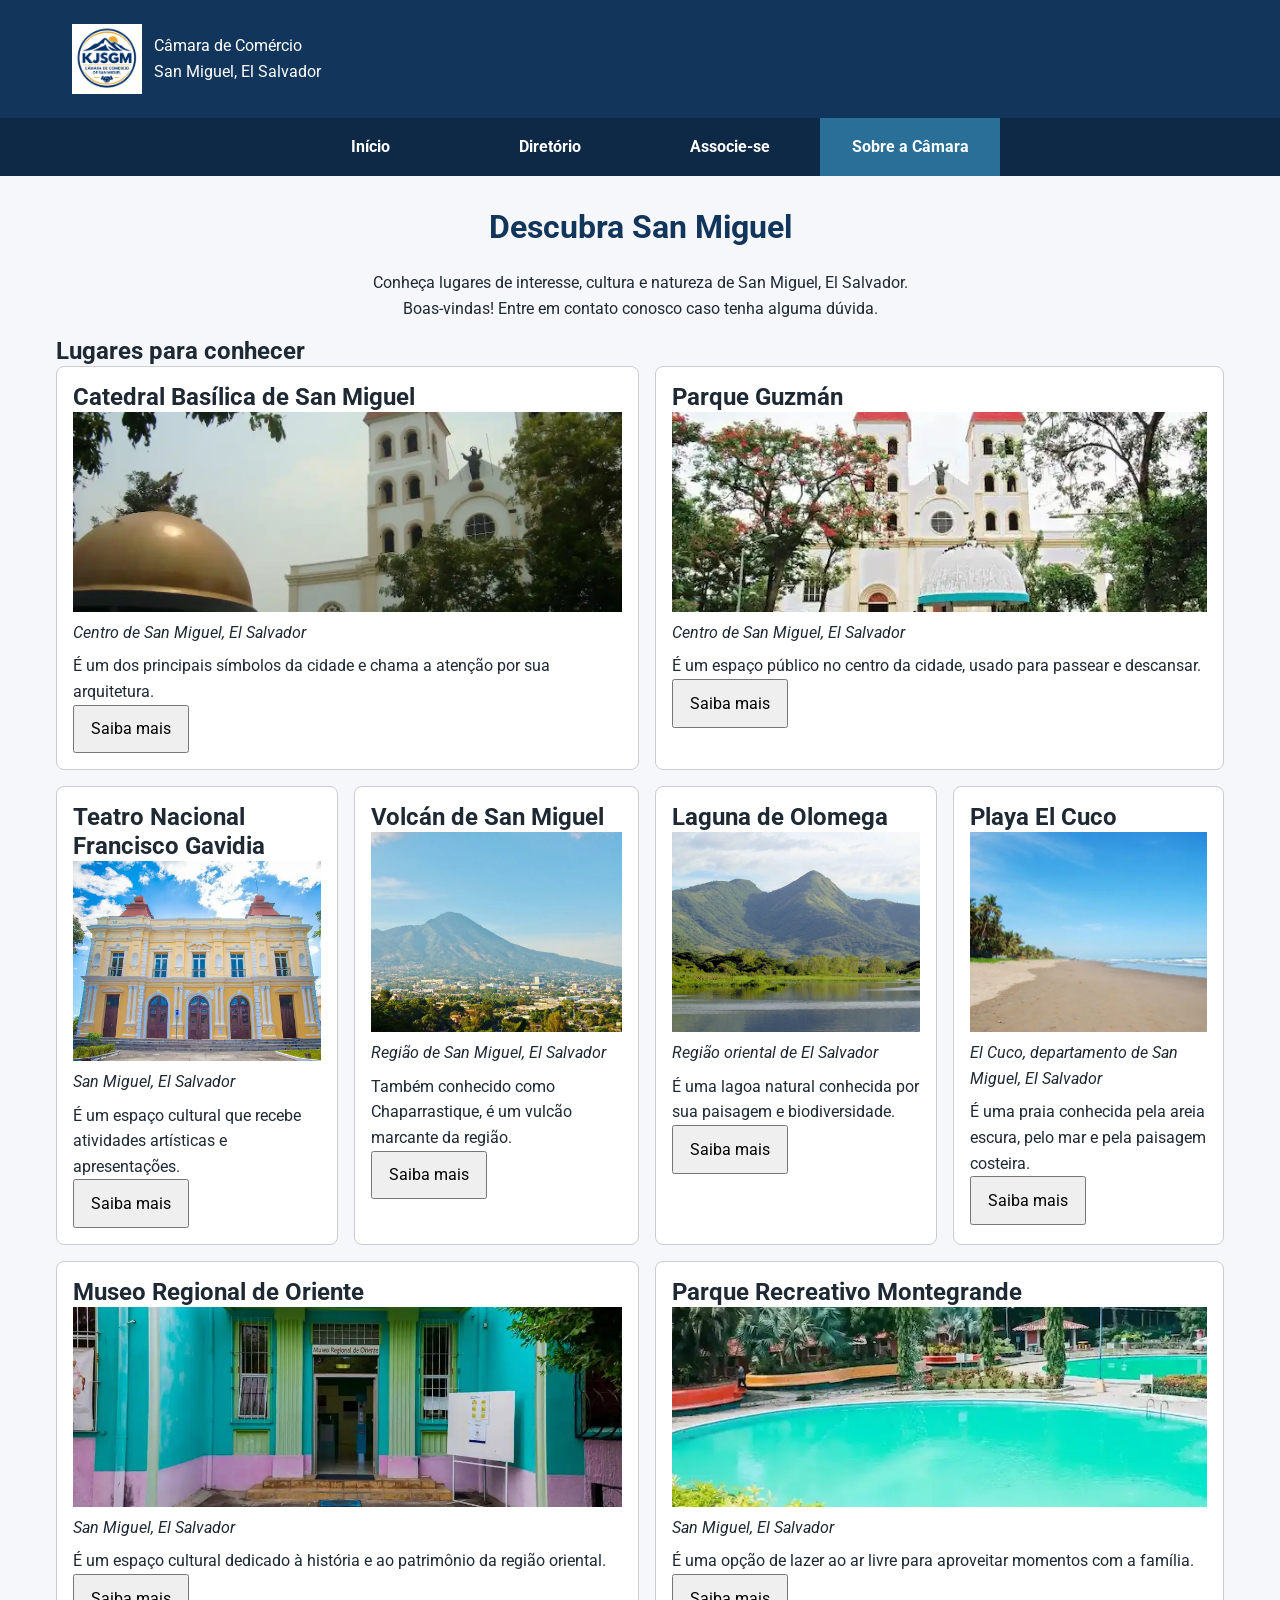
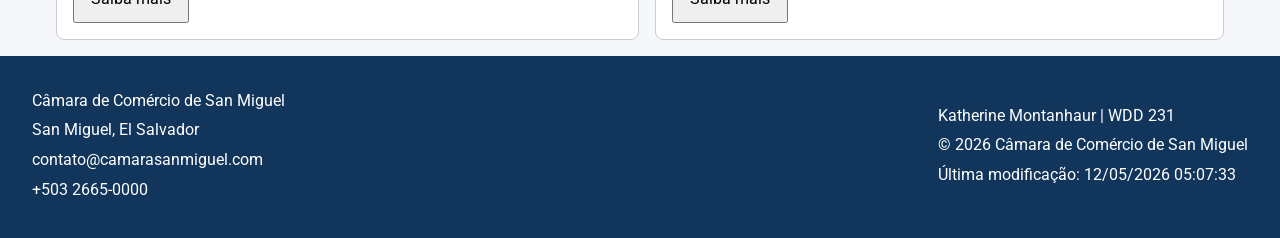
<file: camara/sobre.html>
<!DOCTYPE html>
<html lang="pt-BR">

<head>
    <meta charset="UTF-8">
    <meta name="viewport" content="width=device-width, initial-scale=1.0">

    <title>Sobre a Câmara | Câmara de Comércio de San Miguel</title>

    <meta name="description"
        content="Conheça os lugares de interesse, a cultura e as paisagens de San Miguel, El Salvador.">

    <meta name="author" content="Katherine Montanhaur">

    <meta property="og:title" content="Descubra os Lugares de San Miguel, El Salvador">
    <meta property="og:description"
        content="Explore os pontos turísticos, a cultura e as belezas naturais de San Miguel, El Salvador.">
    <meta property="og:image" content="https://kjsgm.github.io/wdd231/camara/imagens/logo.webp">
    <meta property="og:url" content="https://kjsgm.github.io/wdd231/camara/sobre.html">
    <meta property="og:type" content="website">

    <link rel="icon" href="imagens/favicon.ico" type="image/x-icon">

    <link rel="preconnect" href="https://fonts.googleapis.com">
    <link rel="preconnect" href="https://fonts.gstatic.com" crossorigin>
    <link href="https://fonts.googleapis.com/css2?family=Roboto:wght@400;700&display=swap" rel="stylesheet">

    <link rel="stylesheet" href="estilos/normalizar.css">
    <link rel="stylesheet" href="estilos/telas-pequenas.css">
    <link rel="stylesheet" href="estilos/telas-grandes.css">
    <link rel="stylesheet" href="estilos/sobre.css">

    <script type="module" src="scripts/sobre.js"></script>
    <script src="scripts/navegacao.js" defer></script>
</head>

<body>

    <header>
        <div class="cabecalho">

            <div class="identidade">
                <img src="imagens/logo.webp" alt="Logo da Câmara de Comércio de San Miguel">

                <div>
                    <p>Câmara de Comércio</p>
                    <p>San Miguel, El Salvador</p>
                </div>
            </div>

            <button id="menu" aria-label="Abrir menu">
                ☰
            </button>

        </div>

        <nav>
            <ul>
                <li>
                    <a href="index.html">Início</a>
                </li>
                <li>
                    <a href="diretorio.html">Diretório</a>
                </li>
                <li>
                    <a href="associacao.html">Associe-se</a>
                </li>
                <li>
                    <a href="sobre.html" class="ativo" aria-current="page">
                        Sobre a Câmara
                    </a>
                </li>
            </ul>
        </nav>
    </header>

    <main class="pagina-sobre">

        <section class="introducao-sobre">
            <h1>Descubra San Miguel</h1>
            <p>
                Conheça lugares de interesse, cultura e natureza de
                San Miguel, El Salvador.
            </p>
            <p id="mensagem-visita"></p>
        </section>

        <section class="lugares">
            <h2>Lugares para conhecer</h2>
            <div id="lista-lugares" class="grade-lugares"></div>
        </section>

    </main>

    <footer>

        <div>
            <p>Câmara de Comércio de San Miguel</p>
            <p>San Miguel, El Salvador</p>
            <p>contato@camarasanmiguel.com</p>
            <p>+503 2665-0000</p>
        </div>

        <div>
            <p>Katherine Montanhaur | WDD 231</p>

            <p>
                &copy;
                <span id="ano"></span>
                Câmara de Comércio de San Miguel
            </p>

            <p>
                Última modificação:
                <span id="modificado"></span>
            </p>
        </div>

    </footer>

</body>

</html>
</file>
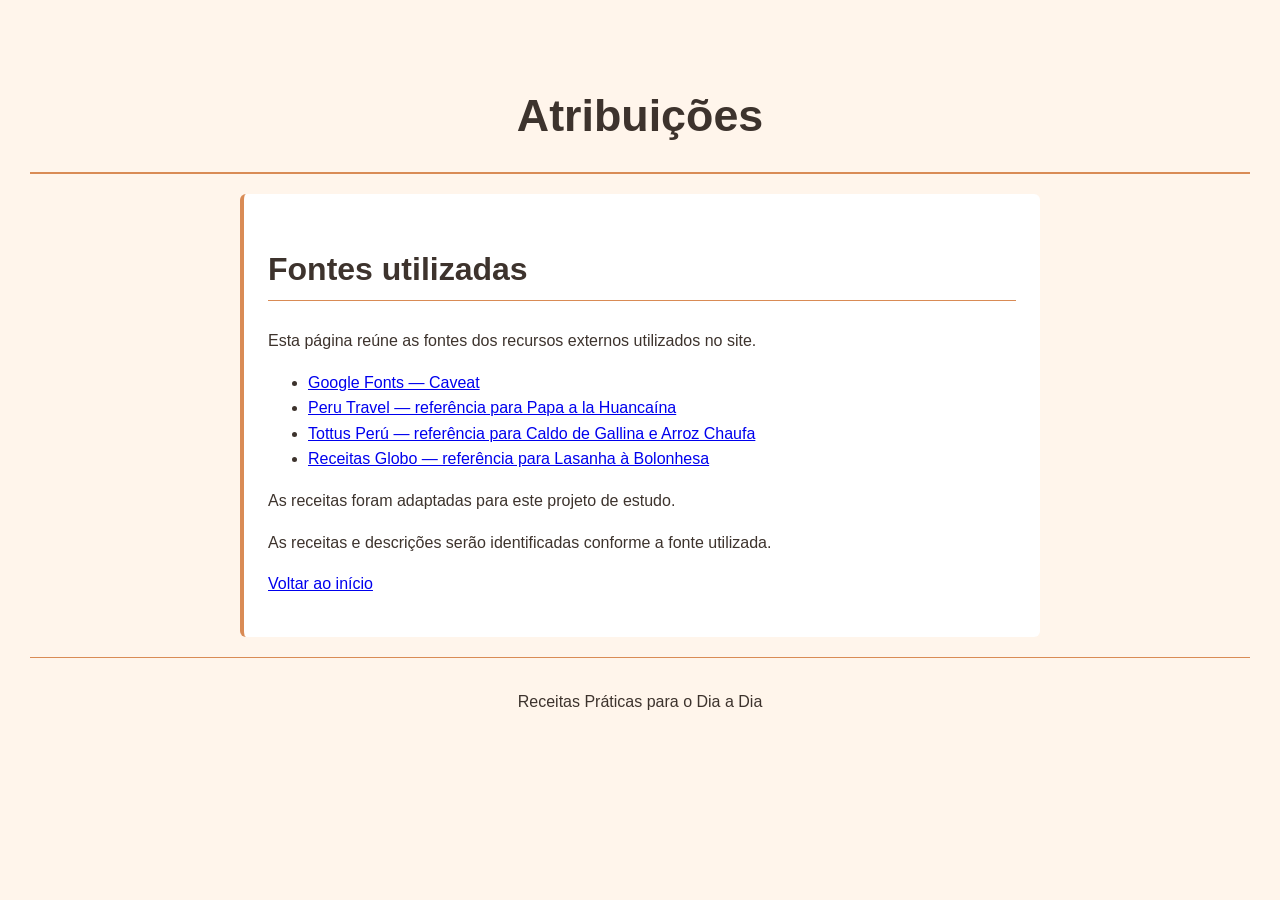
<file: projeto/atribuicoes.html>
<!DOCTYPE html>
<html lang="pt-BR">

<head>
    <meta charset="UTF-8">
    <meta name="viewport" content="width=device-width, initial-scale=1.0">
    <meta name="author" content="Katherine Montanhaur">
    <meta name="description"
        content="Fontes e atribuições dos recursos utilizados no site Receitas Práticas para o Dia a Dia.">

    <meta property="og:title" content="Atribuições | Receitas Práticas para o Dia a Dia">
    <meta property="og:description"
        content="Conheça as fontes e referências utilizadas nas receitas e nos recursos do site.">
    <meta property="og:image" content="https://kjsgm.github.io/wdd231/projeto/imagens/favicon.png">
    <meta property="og:url" content="https://kjsgm.github.io/wdd231/projeto/atribuicoes.html">

    <title>Atribuições | Receitas Práticas para o Dia a Dia</title>

    <link rel="icon" href="imagens/favicon.png">

    <link rel="preconnect" href="https://fonts.googleapis.com">
    <link rel="preconnect" href="https://fonts.gstatic.com" crossorigin>
    <link href="https://fonts.googleapis.com/css2?family=Caveat:wght@400;500;600;700&display=swap" rel="stylesheet">

    <link rel="stylesheet" href="estilos/normalizar.css">
    <link rel="stylesheet" href="estilos/estilos.css">
</head>

<body>
    <header>
        <h1>Atribuições</h1>
    </header>

    <main>
        <section>
            <h2>Fontes utilizadas</h2>
            <p>Esta página reúne as fontes dos recursos externos utilizados no site.</p>
            <ul>
                <li>
                    <a href="https://fonts.google.com/specimen/Caveat" target="_blank" rel="noopener noreferrer">
                        Google Fonts — Caveat
                    </a>
                </li>
                <li>
                    <a href="https://peru.travel/" target="_blank" rel="noopener noreferrer">
                        Peru Travel — referência para Papa a la Huancaína
                    </a>
                </li>
                <li>
                    <a href="https://www.tottus.com.pe/" target="_blank" rel="noopener noreferrer">
                        Tottus Perú — referência para Caldo de Gallina e Arroz Chaufa
                    </a>
                </li>
                <li>
                    <a href="https://receitas.globo.com/" target="_blank" rel="noopener noreferrer">
                        Receitas Globo — referência para Lasanha à Bolonhesa
                    </a>
                </li>
            </ul>
            <p>As receitas foram adaptadas para este projeto de estudo.</p>
            <p>As receitas e descrições serão identificadas conforme a fonte utilizada.</p>
            <p><a href="index.html">Voltar ao início</a></p>
        </section>
    </main>

    <footer>
        <p>Receitas Práticas para o Dia a Dia</p>
    </footer>
</body>

</html>
</file>
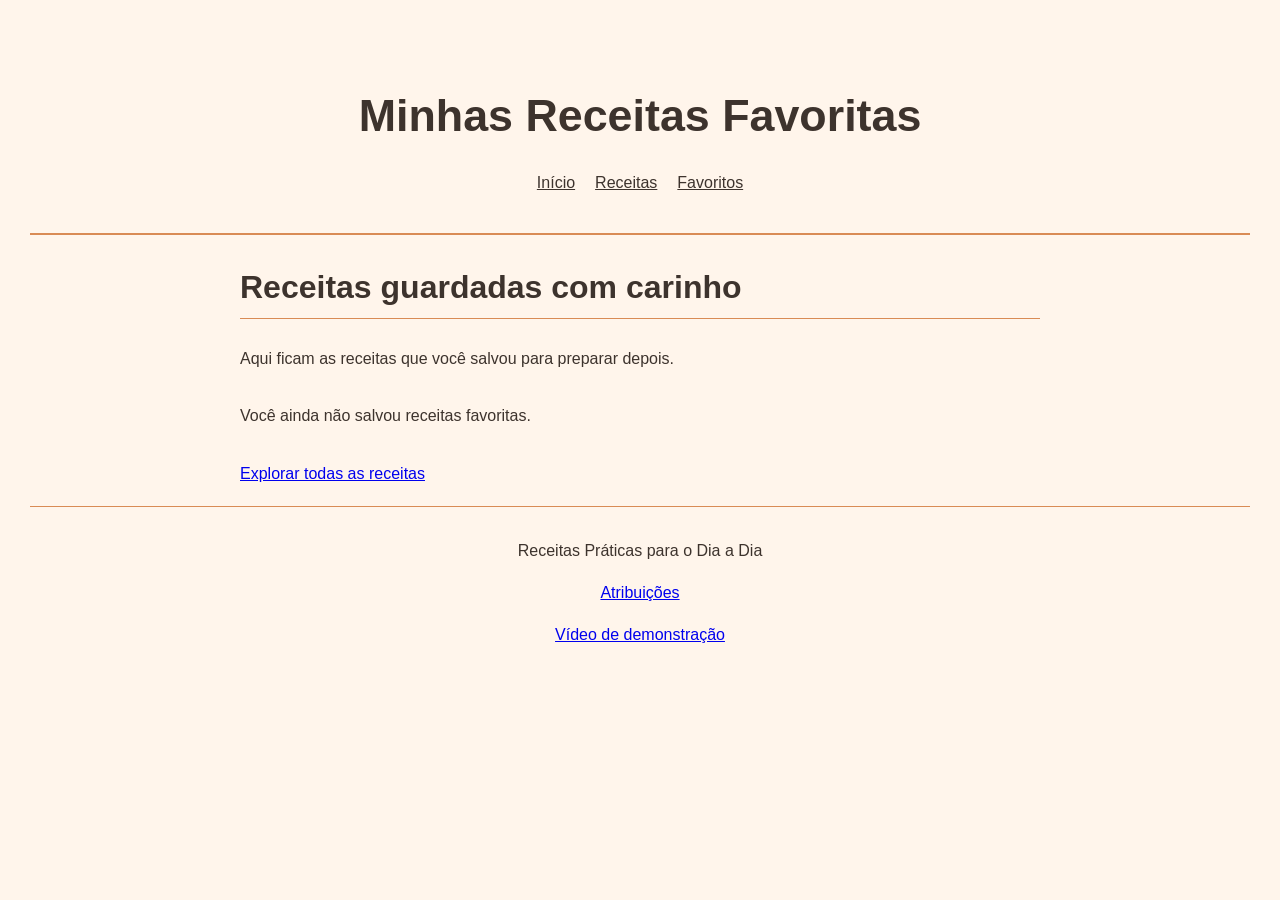
<file: projeto/favoritos.html>
<!DOCTYPE html>
<html lang="pt-BR">

<head>
    <meta charset="UTF-8">
    <meta name="viewport" content="width=device-width, initial-scale=1.0">
    <meta name="author" content="Katherine Montanhaur">
    <meta name="description" content="Consulte suas receitas favoritas e encontre facilmente suas opções preferidas.">

    <meta property="og:title" content="Favoritos | Receitas Práticas para o Dia a Dia">
    <meta property="og:description" content="Suas receitas preferidas em um só lugar.">
    <meta property="og:type" content="website">
    <meta property="og:locale" content="pt_BR">
    <meta property="og:url" content="https://kjsgm.github.io/wdd231/projeto/favoritos.html">

    <title>Favoritos | Receitas Práticas para o Dia a Dia</title>

    <link rel="icon" href="imagens/favicon.png">

    <link rel="preconnect" href="https://fonts.googleapis.com">
    <link rel="preconnect" href="https://fonts.gstatic.com" crossorigin>
    <link href="https://fonts.googleapis.com/css2?family=Caveat:wght@500;700&display=swap" rel="stylesheet">

    <link rel="stylesheet" href="estilos/normalizar.css">
    <link rel="stylesheet" href="estilos/estilos.css">
    <script type="module" src="scripts/main.js"></script>
</head>

<body>
    <header>
        <h1>Minhas Receitas Favoritas</h1>

        <nav aria-label="Navegação principal">
            <button id="botao-menu" type="button" aria-label="Abrir menu" aria-expanded="false">☰</button>
            <ul id="menu">
                <li><a href="index.html">Início</a></li>
                <li><a href="receitas.html">Receitas</a></li>
                <li><a href="favoritos.html" aria-current="page">Favoritos</a></li>
            </ul>
        </nav>
    </header>

    <main>
        <h2>Receitas guardadas com carinho</h2>
        <p>Aqui ficam as receitas que você salvou para preparar depois.</p>

        <div id="lista-favoritos" class="grade-receitas">
            <p>Carregando seus favoritos...</p>
        </div>

        <p><a href="receitas.html">Explorar todas as receitas</a></p>
    </main>
    <dialog id="modal-receita">
        <div id="detalhes-receita"></div>
        <button type="button" id="fechar-modal">Fechar</button>
    </dialog>

    <footer>
        <p>Receitas Práticas para o Dia a Dia</p>
        <p><a href="atribuicoes.html">Atribuições</a></p>
        <p><a href="#" id="link-video">Vídeo de demonstração</a></p>
    </footer>
</body>

</html>
</file>
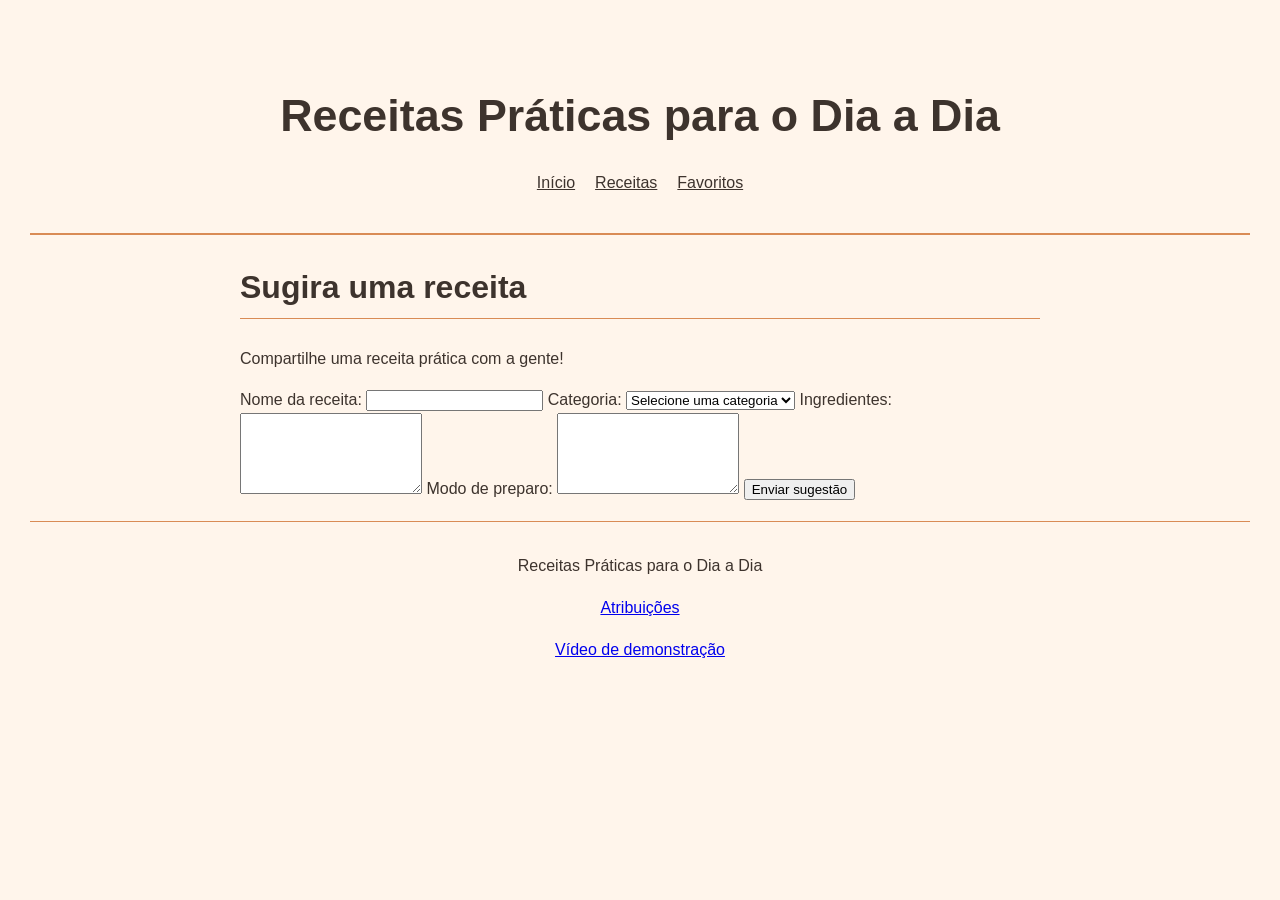
<file: projeto/formulario.html>
<!DOCTYPE html>
<html lang="pt-BR">

<head>
    <meta charset="UTF-8">
    <meta name="viewport" content="width=device-width, initial-scale=1.0">
    <meta name="author" content="Katherine Montanhaur">
    <meta name="description" content="Envie sua sugestão de receita prática para compartilhar com outras pessoas.">

    <meta property="og:title" content="Sugerir Receita | Receitas Práticas para o Dia a Dia">
    <meta property="og:description" content="Compartilhe sua sugestão de receita prática.">
    <meta property="og:type" content="website">
    <meta property="og:locale" content="pt_BR">
    <meta property="og:url" content="https://kjsgm.github.io/wdd231/projeto/formulario.html">

    <title>Sugerir Receita | Receitas Práticas para o Dia a Dia</title>

    <link rel="icon" href="imagens/favicon.png">

    <link rel="preconnect" href="https://fonts.googleapis.com">
    <link rel="preconnect" href="https://fonts.gstatic.com" crossorigin>
    <link href="https://fonts.googleapis.com/css2?family=Caveat:wght@500;700&display=swap" rel="stylesheet">

    <link rel="stylesheet" href="estilos/normalizar.css">
    <link rel="stylesheet" href="estilos/estilos.css">
    <script type="module" src="scripts/main.js"></script>
</head>

<body>
    <header>
        <h1>Receitas Práticas para o Dia a Dia</h1>
        <nav aria-label="Navegação principal">
            <button id="botao-menu" type="button" aria-label="Abrir menu" aria-expanded="false">☰</button>
            <ul id="menu">
                <li><a href="index.html">Início</a></li>
                <li><a href="receitas.html">Receitas</a></li>
                <li><a href="favoritos.html">Favoritos</a></li>
            </ul>
        </nav>
    </header>

    <main>
        <h2>Sugira uma receita</h2>
        <p>Compartilhe uma receita prática com a gente!</p>

        <form action="obrigado.html" method="get">
            <label for="nome">Nome da receita:</label>
            <input type="text" id="nome" name="nome" required>

            <label for="categoria">Categoria:</label>
            <select id="categoria" name="categoria" required>
                <option value="">Selecione uma categoria</option>
                <option value="Café da manhã">Café da manhã</option>
                <option value="Almoço e jantar">Almoço e jantar</option>
                <option value="Lanches">Lanches</option>
                <option value="Sobremesas">Sobremesas</option>
                <option value="Massas">Massas</option>
                <option value="Outras">Outras</option>
            </select>

            <label for="ingredientes">Ingredientes:</label>
            <textarea id="ingredientes" name="ingredientes" rows="5" required></textarea>

            <label for="preparo">Modo de preparo:</label>
            <textarea id="preparo" name="preparo" rows="5" required></textarea>

            <button type="submit">Enviar sugestão</button>
        </form>
    </main>

    <footer>
        <p>Receitas Práticas para o Dia a Dia</p>
        <p><a href="atribuicoes.html">Atribuições</a></p>
        <p><a href="#" id="link-video">Vídeo de demonstração</a></p>
    </footer>
</body>

</html>
</file>
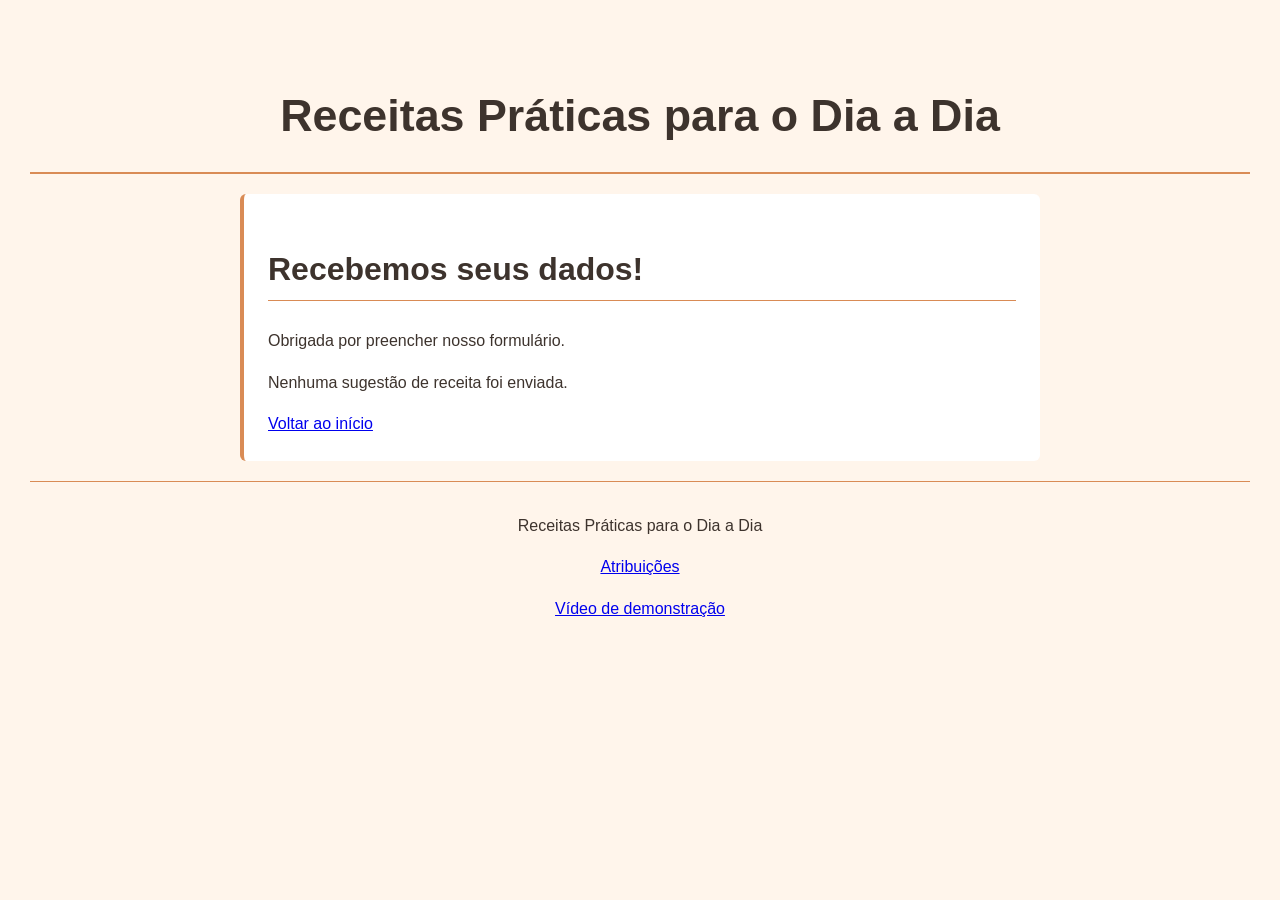
<file: projeto/obrigado.html>
<!DOCTYPE html>
<html lang="pt-BR">

<head>
    <meta charset="UTF-8">
    <meta name="viewport" content="width=device-width, initial-scale=1.0">
    <meta name="author" content="Katherine Montanhaur">
    <meta name="description" content="Confirmação do envio do formulário de Receitas Práticas para o Dia a Dia.">

    <meta property="og:title" content="Formulário enviado | Receitas Práticas para o Dia a Dia">
    <meta property="og:description" content="Confira a confirmação do envio do seu formulário de receita.">
    <meta property="og:type" content="website">
    <meta property="og:locale" content="pt_BR">
    <meta property="og:url" content="https://kjsgm.github.io/wdd231/projeto/obrigado.html">

    <title>Formulário enviado | Receitas Práticas para o Dia a Dia</title>

    <link rel="icon" href="imagens/favicon.png">

    <link rel="preconnect" href="https://fonts.googleapis.com">
    <link rel="preconnect" href="https://fonts.gstatic.com" crossorigin>
    <link href="https://fonts.googleapis.com/css2?family=Caveat:wght@500;700&display=swap" rel="stylesheet">

    <link rel="stylesheet" href="estilos/normalizar.css">
    <link rel="stylesheet" href="estilos/estilos.css">
    <script type="module" src="scripts/main.js"></script>
</head>

<body>
    <header>
        <h1>Receitas Práticas para o Dia a Dia</h1>
    </header>

    <main>
        <section>
            <h2>Recebemos seus dados!</h2>
            <p>Obrigada por preencher nosso formulário.</p>
            <div id="dados-formulario">
                <p>Carregando os dados enviados...</p>
            </div>
            <a class="botao" href="index.html">Voltar ao início</a>
        </section>
    </main>

    <footer>
        <p>Receitas Práticas para o Dia a Dia</p>
        <p><a href="atribuicoes.html">Atribuições</a></p>
        <p><a href="#" id="link-video">Vídeo de demonstração</a></p>
    </footer>
</body>

</html>
</file>
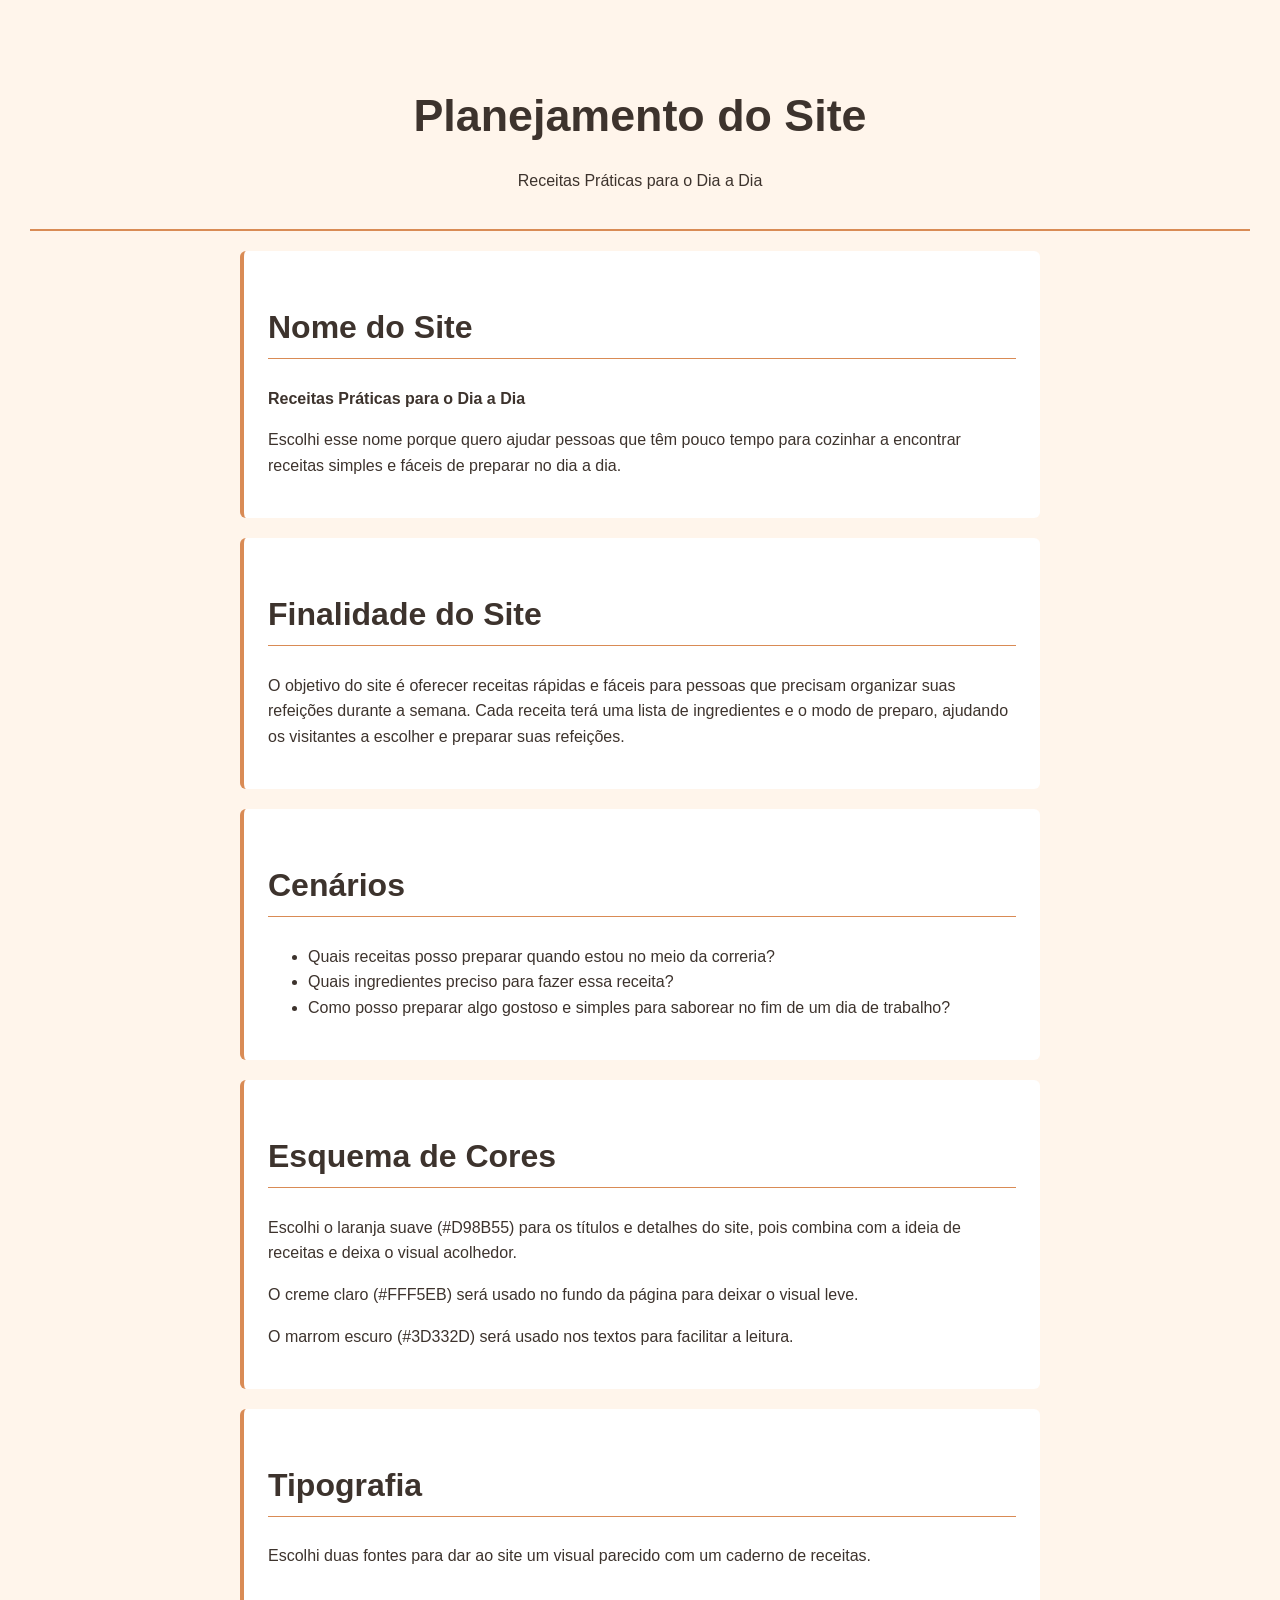
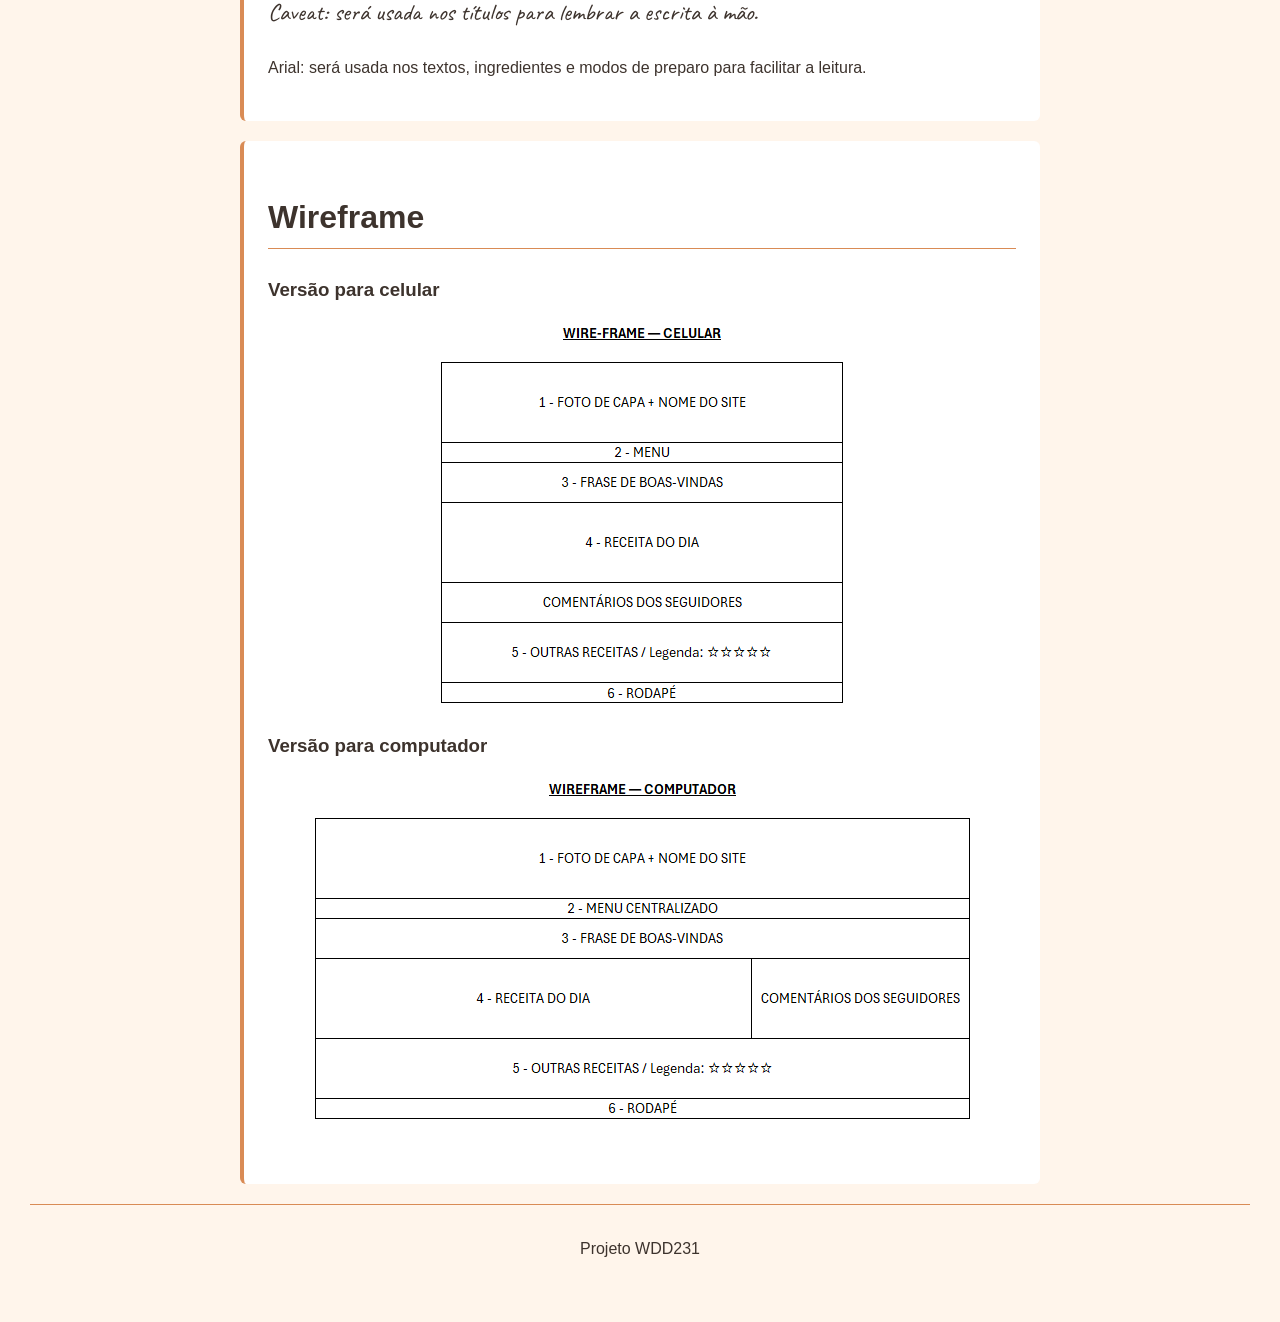
<file: projeto/planejamento.html>
<!DOCTYPE html>
<html lang="pt-BR">

<head>
    <meta charset="UTF-8">
    <meta name="viewport" content="width=device-width, initial-scale=1.0">
    <meta name="author" content="Katherine Montanhaur">
    <meta name="description" content="Planejamento do site Receitas Práticas para o Dia a Dia.">

    <meta property="og:title" content="Planejamento do Site | Receitas Práticas para o Dia a Dia">
    <meta property="og:description" content="Conheça o planejamento, as cores, as fontes e os wireframes do projeto.">
    <meta property="og:type" content="website">
    <meta property="og:locale" content="pt_BR">
    <meta property="og:url" content="https://kjsgm.github.io/wdd231/projeto/planejamento.html">

    <title>Planejamento do Site | Receitas Práticas</title>

    <link rel="preconnect" href="https://fonts.googleapis.com">
    <link rel="preconnect" href="https://fonts.gstatic.com" crossorigin>
    <link href="https://fonts.googleapis.com/css2?family=Caveat:wght@400;500;600;700&display=swap" rel="stylesheet">

    <link rel="stylesheet" href="estilos/normalizar.css">
    <link rel="stylesheet" href="estilos/estilos.css">
</head>

<body>
    <header>
        <h1>Planejamento do Site</h1>
        <p>Receitas Práticas para o Dia a Dia</p>
    </header>

    <main>
        <section>
            <h2>Nome do Site</h2>
            <p><strong>Receitas Práticas para o Dia a Dia</strong></p>
            <p>Escolhi esse nome porque quero ajudar pessoas que têm pouco tempo para cozinhar a encontrar receitas
                simples e fáceis de preparar no dia a dia.</p>
        </section>

        <section>
            <h2>Finalidade do Site</h2>
            <p>O objetivo do site é oferecer receitas rápidas e fáceis para pessoas que precisam organizar suas
                refeições durante a
                semana. Cada receita terá uma lista de ingredientes e o modo de preparo, ajudando os visitantes a
                escolher e preparar suas refeições.</p>
        </section>

        <section>
            <h2>Cenários</h2>
            <ul>
                <li>Quais receitas posso preparar quando estou no meio da correria?</li>
                <li>Quais ingredientes preciso para fazer essa receita?</li>
                <li>Como posso preparar algo gostoso e simples para saborear no fim de um dia de trabalho?</li>
            </ul>
        </section>

        <section>
            <h2>Esquema de Cores</h2>
            <p>Escolhi o laranja suave (#D98B55) para os títulos e detalhes do site, pois combina com a ideia de
                receitas e deixa o visual acolhedor.</p>
            <p>O creme claro (#FFF5EB) será usado no fundo da página para deixar o visual leve.</p>
            <p>O marrom escuro (#3D332D) será usado nos textos para facilitar a leitura.</p>
        </section>

        <section>
            <h2>Tipografia</h2>
            <p>Escolhi duas fontes para dar ao site um visual parecido com um caderno de receitas.</p>
            <p class="exemplo-cursivo">Caveat: será usada nos títulos para lembrar a escrita à mão.</p>
            <p class="exemplo-fonte">Arial: será usada nos textos, ingredientes e modos de preparo para facilitar a
                leitura.</p>
        </section>

        <section>
            <h2>Wireframe</h2>

            <h3>Versão para celular</h3>
            <img src="celular.png" alt="Wireframe da página inicial para celular">

            <h3>Versão para computador</h3>
            <img src="computador.png" alt="Wireframe da página inicial para computador">
        </section>
    </main>

    <footer>
        <p>Projeto WDD231</p>
    </footer>
</body>

</html>
</file>
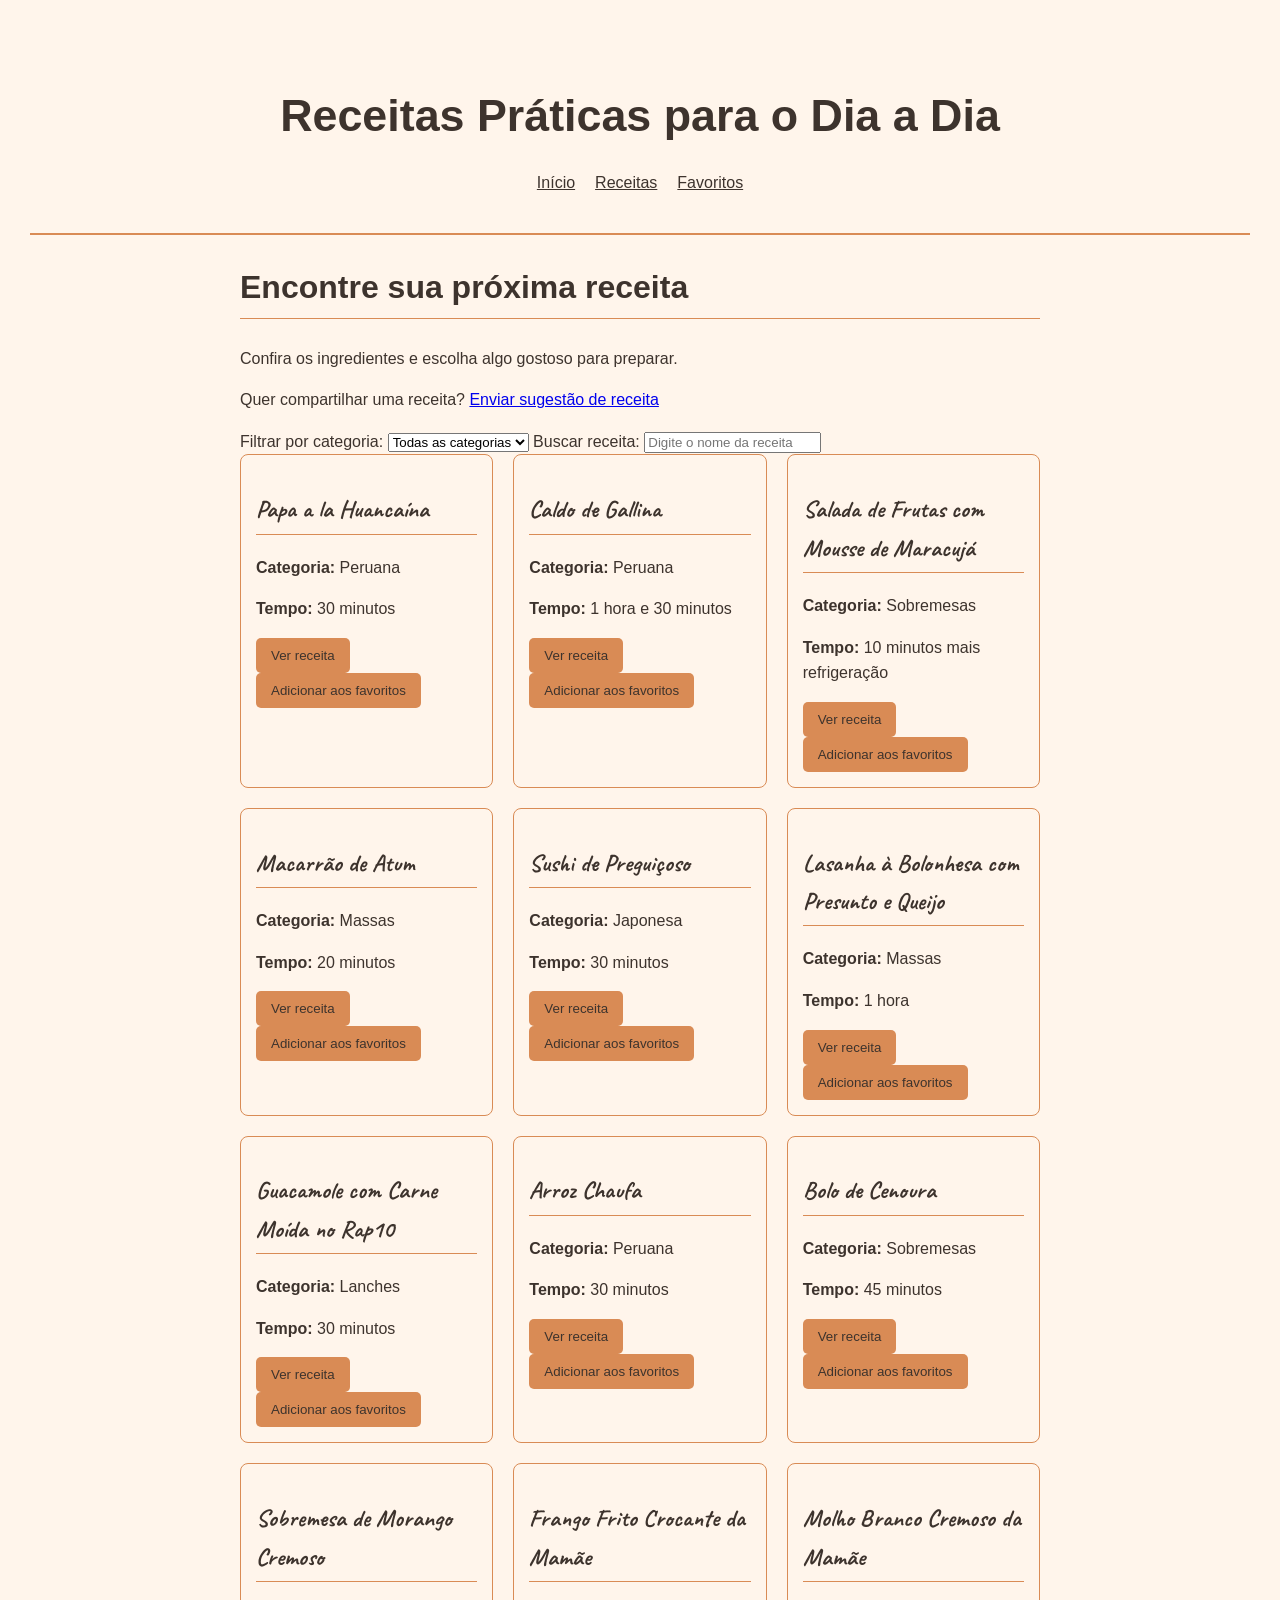
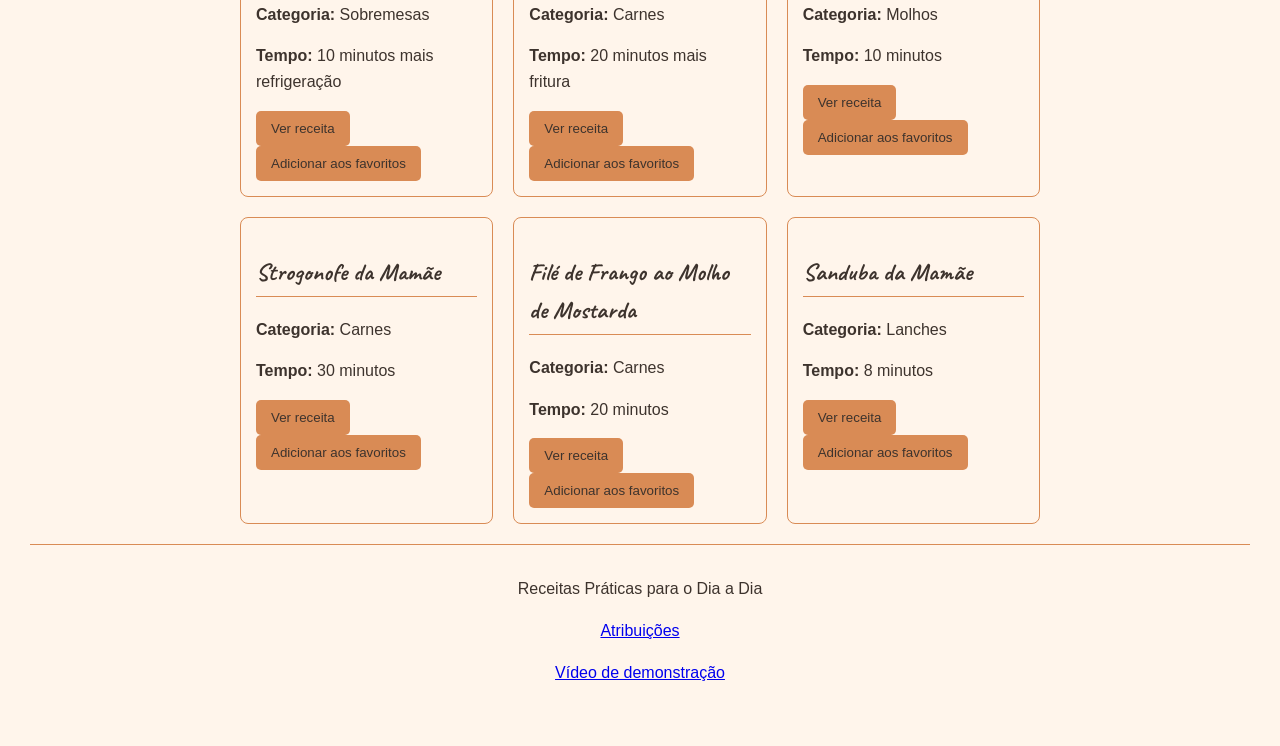
<file: projeto/receitas.html>
<!DOCTYPE html>
<html lang="pt-BR">

<head>
    <meta charset="UTF-8">
    <meta name="viewport" content="width=device-width, initial-scale=1.0">
    <meta name="author" content="Katherine Montanhaur">
    <meta name="description"
        content="Explore receitas práticas, ingredientes e modos de preparo para facilitar suas refeições.">

    <meta property="og:title" content="Receitas | Receitas Práticas para o Dia a Dia">
    <meta property="og:description" content="Descubra receitas simples para sua rotina.">
    <meta property="og:type" content="website">
    <meta property="og:locale" content="pt_BR">
    <meta property="og:url" content="https://kjsgm.github.io/wdd231/projeto/receitas.html">

    <title>Receitas | Receitas Práticas para o Dia a Dia</title>

    <link rel="icon" href="imagens/favicon.png">

    <link rel="preconnect" href="https://fonts.googleapis.com">
    <link rel="preconnect" href="https://fonts.gstatic.com" crossorigin>
    <link href="https://fonts.googleapis.com/css2?family=Caveat:wght@500;700&display=swap" rel="stylesheet">

    <link rel="stylesheet" href="estilos/normalizar.css">
    <link rel="stylesheet" href="estilos/estilos.css">
    <script type="module" src="scripts/main.js"></script>
</head>

<body>
    <header>
        <h1>Receitas Práticas para o Dia a Dia</h1>

        <nav aria-label="Navegação principal">
            <button id="botao-menu" type="button" aria-label="Abrir menu" aria-expanded="false">☰</button>
            <ul id="menu">
                <li><a href="index.html">Início</a></li>
                <li><a href="receitas.html" aria-current="page">Receitas</a></li>
                <li><a href="favoritos.html">Favoritos</a></li>
            </ul>
        </nav>
    </header>

    <main>
        <h2>Encontre sua próxima receita</h2>
        <p>Confira os ingredientes e escolha algo gostoso para preparar.</p>
        <p>
            Quer compartilhar uma receita?
            <a href="formulario.html">Enviar sugestão de receita</a>
        </p>

        <label for="filtro-categoria">Filtrar por categoria:</label>
        <select id="filtro-categoria">
            <option value="todas">Todas as categorias</option>
            <option value="Peruana">Peruanas</option>
            <option value="Japonesa">Japonesas</option>
            <option value="Massas">Massas</option>
            <option value="Lanches">Lanches</option>
            <option value="Sobremesas">Sobremesas</option>
            <option value="Carnes">Carnes</option>
            <option value="Molhos">Molhos</option>
        </select>

        <label for="busca-receita">Buscar receita:</label>
        <input type="search" id="busca-receita" placeholder="Digite o nome da receita">

        <div id="lista-receitas" class="grade-receitas">
            <p>Carregando receitas...</p>
        </div>

        <dialog id="modal-receita">
            <div id="detalhes-receita"></div>
            <button id="fechar-modal" type="button">Fechar</button>
        </dialog>
    </main>

    <footer>
        <p>Receitas Práticas para o Dia a Dia</p>
        <p><a href="atribuicoes.html">Atribuições</a></p>
        <p><a href="#" id="link-video">Vídeo de demonstração</a></p>
    </footer>
</body>

</html>
</file>
<file: estilos/telas-pequenas.css>
* {
    box-sizing: border-box;
}

body {
    margin: 0;
    min-width: 320px;
    font-family: "Roboto", Arial, sans-serif;
    color: #1f2933;
    background-color: #f4f7fa;
}

img {
    display: block;
    max-width: 100%;
    height: auto;
}

header {
    background-color: #12355b;
    color: #ffffff;
}

.identidade {
    display: flex;
    align-items: center;
    gap: 1rem;
    padding: 1rem;
}

.identidade img {
    width: 60px;
    height: 60px;
}

.identidade span {
    font-size: 1.25rem;
    font-weight: 700;
}

.botao-menu {
    display: block;
    width: 100%;
    padding: 0.75rem 1rem;
    border: 0;
    border-top: 1px solid #ffffff;
    color: #ffffff;
    background-color: #0b2545;
    font-size: 1.75rem;
    text-align: right;
    cursor: pointer;
}

nav {
    display: none;
    flex-direction: column;
    background-color: #0b2545;
}

nav.aberto {
    display: flex;
}

nav a {
    padding: 1rem;
    color: #ffffff;
    text-align: center;
    text-decoration: none;
}

nav a:hover,
nav a:focus {
    background-color: #d9e8f5;
    color: #0b2545;
}

nav a.ativo {
    background-color: #ffffff;
    color: #0b2545;
    font-weight: 700;
    border-left: 5px solid #f4a261;
}

main {
    width: min(100% - 2rem, 1100px);
    margin: 0 auto;
    padding: 1rem 0 2rem;
}

h1 {
    color: #12355b;
    font-size: 1.75rem;
}

.conteudo-principal {
    display: grid;
    gap: 1rem;
}

section {
    overflow: hidden;
    border: 1px solid #ccd6df;
    border-radius: 8px;
    background-color: #ffffff;
    box-shadow: 0 2px 6px rgb(0 0 0 / 10%);
}

section h2 {
    margin: 0;
    padding: 0.75rem;
    color: #ffffff;
    background-color: #12355b;
    font-size: 1.25rem;
    text-align: center;
}

.sobre p {
    margin: 0;
    padding: 1rem;
    line-height: 1.6;
}

.foto img {
    width: 100%;
    max-width: 350px;
    margin: 0 auto;
    padding: 1rem;
    object-fit: cover;
}

.certificado {
    margin-top: 1rem;
}

.filtros {
    display: grid;
    grid-template-columns: 1fr;
    gap: 0.5rem;
    padding: 1rem;
}

.filtros button {
    padding: 0.75rem;
    border: 2px solid #12355b;
    border-radius: 6px;
    color: #ffffff;
    background-color: #12355b;
    font: inherit;
    font-weight: 700;
    cursor: pointer;
}

.filtros button:hover,
.filtros button:focus {
    color: #12355b;
    background-color: #d9e8f5;
}

#total-creditos {
    margin: 0;
    padding: 0 1rem 1rem;
    font-weight: 700;
    text-align: center;
}

#lista-cursos {
    display: grid;
    gap: 0.75rem;
    padding: 0 1rem 1rem;
}

.curso {
    padding: 1rem;
    border: 2px solid #12355b;
    border-radius: 6px;
    background-color: #ffffff;
    text-align: center;
    font-weight: 700;
}

.curso.concluido {
    border-color: #2f6b3b;
    color: #173b20;
    background-color: #cfe8d3;
}

footer {
    padding: 1.5rem 1rem;
    color: #ffffff;
    background-color: #12355b;
    text-align: center;
}

.redes-sociais {
    display: flex;
    justify-content: center;
    gap: 1rem;
    margin-bottom: 1rem;
}

.redes-sociais a {
    padding: 0.5rem;
    color: #ffffff;
    font-weight: 700;
}

.redes-sociais a:hover,
.redes-sociais a:focus {
    color: #ffe3a3;
}

footer p {
    margin: 0.5rem 0;
    line-height: 1.5;
}

#ultimaModificacao {
    color: #ffe3a3;
}
</file>
<file: estilos/maior.css>
@media screen and (min-width: 700px) {
    header {
        display: grid;
        grid-template-columns: auto 1fr;
        align-items: center;
    }

    .identidade {
        padding: 1rem 2rem;
    }

    .botao-menu {
        display: none;
    }

    nav {
        display: flex;
        flex-direction: row;
        justify-content: flex-end;
        align-self: stretch;
        background-color: #0b2545;
    }

    nav a {
        display: flex;
        align-items: center;
        justify-content: center;
        padding: 1rem 1.5rem;
    }

    nav a.ativo {
        border-left: 0;
        border-bottom: 5px solid #f4a261;
    }

    main {
        padding-top: 1.5rem;
    }

    .conteudo-principal {
        grid-template-columns: 2fr 1fr;
        align-items: stretch;
    }

    .sobre,
    .foto {
        height: 100%;
    }

    .foto img {
        height: 280px;
        object-fit: cover;
    }

    .filtros {
        grid-template-columns: repeat(3, 1fr);
    }

    #lista-cursos {
        grid-template-columns: repeat(3, 1fr);
    }
}

@media screen and (min-width: 1000px) {
    .identidade span {
        font-size: 1.5rem;
    }

    h1 {
        font-size: 2rem;
    }

    .conteudo-principal {
        grid-template-columns: 3fr 1fr;
    }
}
</file>
<file: camara/estilos/normalizar.css>
/* ================================
   NORMALIZAÇÃO
   Câmara de Comércio - WDD 231
   Katherine Montanhaur
================================ */

* {
    box-sizing: border-box;
    margin: 0;
    padding: 0;
}

html {
    scroll-behavior: smooth;
}

img {
    display: block;
    max-width: 100%;
    height: auto;
}

button,
input,
textarea,
select {
    font: inherit;
}

button {
    cursor: pointer;
}

a {
    text-decoration: none;
}

ul,
ol {
    list-style: none;
}
</file>
<file: camara/estilos/telas-pequenas.css>
/* =================================
   TELAS PEQUENAS
   Câmara de Comércio - WDD 231
   Katherine Montanhaur
================================= */

/* ---------- GERAL ---------- */

body {
    font-family: "Roboto", sans-serif;
    line-height: 1.6;
    color: #1f2933;
    background-color: #f5f7fa;
}

header {
    background-color: #12355b;
    color: white;
}

main {
    max-width: 1200px;
    margin: 0 auto;
    padding: 1.5rem 1rem;
}

h1,
h2,
h3 {
    line-height: 1.2;
}

/* ---------- CABEÇALHO ---------- */

.cabecalho {
    display: flex;
    align-items: center;
    justify-content: space-between;
    gap: 1rem;
    padding: 1rem;
}

.identidade {
    display: flex;
    align-items: center;
    gap: 0.75rem;
}

.identidade img {
    width: 55px;
    height: 55px;
    object-fit: contain;
}

.identidade h1 {
    font-size: 1.25rem;
}

.identidade p {
    font-size: 0.85rem;
}

/* ---------- MENU ---------- */

#menu {
    border: none;
    background: transparent;
    color: white;
    font-size: 1.8rem;
    padding: 0.25rem 0.5rem;
}

nav {
    background-color: #0d2945;
}

nav ul {
    display: none;
    flex-direction: column;
}

nav ul.aberto {
    display: flex;
}

nav a {
    display: block;
    color: white;
    padding: 0.9rem 1rem;
    text-align: center;
    font-weight: bold;
}

nav a:hover,
nav a.ativo {
    background-color: #2a6f97;
}

/* ---------- CONTEÚDO ---------- */

main h1 {
    color: #12355b;
    text-align: center;
    margin-bottom: 1.5rem;
}

/* ---------- BOTÕES ---------- */

.botoes-visualizacao {
    display: flex;
    justify-content: center;
    gap: 0.75rem;
    margin-bottom: 1.5rem;
}

.botoes-visualizacao button {
    border: 1px solid #12355b;
    background-color: #12355b;
    color: white;
    padding: 0.6rem 1.2rem;
    border-radius: 4px;
}

.botoes-visualizacao button:hover {
    background-color: #2a6f97;
}

/* ---------- MEMBROS ---------- */

#membros {
    width: 100%;
}

.grade {
    display: grid;
    grid-template-columns: 1fr;
    gap: 1rem;
}

/* ---------- CARTÃO DO MEMBRO ---------- */

.membro {
    background-color: white;
    border: 1px solid #d5dce3;
    border-radius: 8px;
    padding: 1rem;
    text-align: center;
    box-shadow: 0 2px 5px rgba(0, 0, 0, 0.08);
}

.membro img {
    width: 150px;
    height: 100px;
    object-fit: contain;
    margin: 0 auto 1rem;
}

.membro h3 {
    color: #12355b;
    margin-bottom: 0.5rem;
}

.membro p {
    margin-bottom: 0.3rem;
}

.membro a {
    color: #145a7a;
    font-weight: bold;
}

.membro a:hover {
    text-decoration: underline;
}

/* ---------- VISUALIZAÇÃO EM LISTA ---------- */

.lista {
    display: flex;
    flex-direction: column;
    gap: 0;
}

.lista .membro {
    display: block;
    border-radius: 0;
    box-shadow: none;
    border-left: none;
    border-right: none;
    border-bottom: 1px solid #d5dce3;
    text-align: left;
}

.lista .membro img {
    display: none;
}

.lista .membro h3 {
    display: inline;
    margin-right: 0.5rem;
}

/* ---------- RODAPÉ ---------- */

footer {
    background-color: #12355b;
    color: white;
    padding: 2rem 1rem;
    text-align: center;
}

footer div {
    margin-bottom: 1.5rem;
}

footer h3 {
    margin-bottom: 0.5rem;
}

footer p {
    margin-bottom: 0.25rem;
}
</file>
<file: camara/estilos/telas-grandes.css>
/* =================================
   TELAS GRANDES
   Câmara de Comércio - WDD 231
   Katherine Montanhaur
================================= */

@media screen and (min-width: 700px) {

    /* ---------- CABEÇALHO ---------- */

    .cabecalho {
        max-width: 1200px;
        margin: 0 auto;
        padding: 1.5rem 2rem;
    }

    .identidade img {
        width: 70px;
        height: 70px;
    }

    .identidade h1 {
        font-size: 1.7rem;
    }

    .identidade p {
        font-size: 1rem;
    }

    /* ---------- MENU ---------- */

    #menu {
        display: none;
    }

    nav ul {
        max-width: 1200px;
        margin: 0 auto;
        display: flex;
        flex-direction: row;
        justify-content: center;
    }

    nav li {
        flex: 0 1 180px;
    }

    nav a {
        padding: 1rem;
    }

    /* ---------- CONTEÚDO ---------- */

    main {
        padding: 2.5rem 2rem;
    }

    main h1 {
        font-size: 2rem;
    }

    /* ---------- GRADE ---------- */

    .grade {
        grid-template-columns: repeat(3, 1fr);
        gap: 1.5rem;
    }

    /* ---------- RODAPÉ ---------- */

    footer {
        display: flex;
        justify-content: space-between;
        align-items: center;
        gap: 2rem;
        padding: 2rem;
        text-align: left;
    }

    footer div {
        margin-bottom: 0;
    }
}
</file>
<file: camara/estilos/inicio.css>
.hero {
    position: relative;
}

.hero img {
    width: 100%;
    height: auto;
    display: block;
}

/* Conteúdo sobre a imagem principal */
.hero-conteudo {
    position: absolute;
    bottom: 20px;
    left: 20px;
    padding: 16px;
    max-width: 500px;
    background-color: rgba(13, 41, 69, 0.85);
    border-radius: 8px;
    color: white;
}

.hero-conteudo h1 {
    color: white;
    text-shadow: 1px 1px 4px black;
}

.botao-cta {
    display: inline-block;
    padding: 10px 16px;
    background-color: #1F4E79;
    color: white;
    text-decoration: none;
    font-weight: 700;
}

/* Empresas em destaque */
.empresas-destaque {
    padding: 20px;
}

#membros-destaque {
    display: grid;
    grid-template-columns: repeat(auto-fit, minmax(220px, 1fr));
    gap: 20px;
}

#membros-destaque .membro {
    padding: 16px;
    border: 1px solid #ccc;
    border-radius: 8px;
    text-align: center;
}

#membros-destaque img {
    max-width: 100%;
    height: auto;
}
</file>
<file: projeto/estilos/normalizar.css>
/* Regras básicas para todos os elementos */
* {
    box-sizing: border-box;
}

html {
    line-height: 1.5;
}

body {
    margin: 0;
}
</file>
<file: projeto/estilos/estilos.css>
:root {
    --laranja: #D98B55;
    --creme: #FFF5EB;
    --marrom: #3D332D;
}

* {
    box-sizing: border-box;
}

body {
    margin: 0;
    padding: 20px;
    background-color: var(--creme);
    color: var(--marrom);
    font-family: Arial, sans-serif;
    line-height: 1.6;
}

header {
    text-align: center;
    border-bottom: 2px solid var(--laranja);
    padding: 20px 10px;
}

h1,
h2 {
    color: var(--marrom);
    font-family: Arial, sans-serif;
}

h1 {
    font-size: 2.8rem;
    margin-bottom: 0;
}

h2 {
    font-size: 2rem;
    border-bottom: 1px solid var(--laranja);
    padding-bottom: 5px;
}

main {
    max-width: 800px;
    margin: 20px auto;
}

section {
    background-color: #FFFFFF;
    padding: 16px;
    margin-bottom: 20px;
    border-left: 4px solid var(--laranja);
    border-radius: 6px;
}

.exemplo-cursivo {
    font-family: 'Caveat', cursive;
    font-size: 1.5rem;
}

.exemplo-fonte {
    font-family: Arial, sans-serif;
}

footer {
    text-align: center;
    border-top: 1px solid var(--laranja);
    padding: 15px;
}

@media (min-width: 700px) {
    body {
        padding: 30px;
    }

    section {
        padding: 24px;
    }
}

section img {
    display: block;
    max-width: 100%;
    height: auto;
    margin: 0 auto 20px;
}

.grade-receitas {
    display: grid;
    grid-template-columns: repeat(auto-fit, minmax(min(100%, 220px), 1fr));
    gap: 20px;
}

.cartao-receita {
    border: 1px solid var(--laranja);
    border-radius: 8px;
    padding: 15px;
    background-color: var(--creme);
}

.cartao-receita img {
    width: 100%;
    height: 180px;
    object-fit: cover;
    border-radius: 6px;
}

.cartao-receita h2 {
    font-family: 'Caveat', cursive;
    font-size: 1.5rem;
}

.cartao-receita button {
    background-color: var(--laranja);
    color: var(--marrom);
    border: none;
    border-radius: 5px;
    padding: 10px 15px;
    cursor: pointer;
}

nav {
    display: flex;
    flex-direction: column;
    align-items: center;
}

#botao-menu {
    display: block;
    background-color: var(--laranja);
    color: var(--marrom);
    border: none;
    border-radius: 5px;
    padding: 10px 15px;
    font-size: 1.2rem;
    cursor: pointer;
}

#menu {
    list-style: none;
    padding: 0;
    margin: 10px 0;
}

#menu li {
    margin: 8px 0;
}

#menu a {
    color: var(--marrom);
}

@media (max-width: 600px) {
    #menu {
        display: none;
    }

    #menu.menu-aberto {
        display: flex;
        flex-direction: column;
    }
}

@media (min-width: 601px) {
    nav {
        flex-direction: row;
        justify-content: center;
        gap: 20px;
    }

    #botao-menu {
        display: none;
    }

    #menu {
        display: flex;
        flex-direction: row;
        gap: 20px;
    }
}
</file>
<file: camara/estilos/associacao.css>
/* Estilos exclusivos da página de associação */

main:has(.conteudo-associacao) {
    max-width: 1100px;
    margin: 0 auto;
    padding: 1rem;
}

main:has(.conteudo-associacao) h1 {
    margin-bottom: 1.5rem;
}

.formulario-associacao {
    display: grid;
    gap: 1rem;
}

.formulario-associacao label {
    display: grid;
    gap: 0.4rem;
    font-weight: 700;
}

.formulario-associacao input,
.formulario-associacao select,
.formulario-associacao textarea {
    width: 100%;
    padding: 0.75rem;
    border: 1px solid #777;
    border-radius: 4px;
    font: inherit;
}

.formulario-associacao input:focus,
.formulario-associacao select:focus,
.formulario-associacao textarea:focus {
    outline: 2px solid #245c40;
    outline-offset: 2px;
}

.formulario-associacao input[type="submit"] {
    background-color: #245c40;
    color: #fff;
    border: none;
    padding: 0.9rem;
    cursor: pointer;
    font-weight: 700;
}

.niveis-associacao {
    display: grid;
    gap: 1rem;
    margin: 2rem 0;
}

.cartao-nivel {
    padding: 1.25rem;
    border: 1px solid #ccc;
    border-radius: 8px;
    text-align: center;
    animation: entrada 0.7s ease both;
}

.cartao-nivel:nth-child(2) {
    animation-delay: 0.15s;
}

.cartao-nivel:nth-child(3) {
    animation-delay: 0.3s;
}

.cartao-nivel:nth-child(4) {
    animation-delay: 0.45s;
}

.cartao-nivel a {
    display: inline-block;
    margin-top: 0.5rem;
    color: #174d35;
    font-weight: 700;
}

.cartao-nivel a:focus-visible {
    outline: 2px solid #174d35;
    outline-offset: 4px;
}

dialog {
    max-width: 450px;
    width: calc(100% - 2rem);
    padding: 1.5rem;
    border: 1px solid #777;
    border-radius: 8px;
}

dialog::backdrop {
    background: rgb(0 0 0 / 55%);
}

dialog button {
    margin-top: 1rem;
    padding: 0.6rem 1rem;
    cursor: pointer;
}

@keyframes entrada {
    from {
        opacity: 0;
        transform: translateY(15px);
    }

    to {
        opacity: 1;
        transform: translateY(0);
    }

}

@media (prefers-reduced-motion: reduce) {
    .cartao-nivel {
        animation: none;
    }
}

@media (min-width: 700px) {
    .conteudo-associacao {
        display: grid;
        grid-template-columns: 3fr 2fr;
        gap: 2rem;
        align-items: start;
    }

    .niveis-associacao {
        margin-top: 0;
    }

}
</file>
<file: camara/estilos/sobre.css>
.pagina-sobre {
    max-width: 1200px;
    margin: 0 auto;
    padding: 1rem;
}

.introducao-sobre {
    text-align: center;
    padding: 1rem;
}

.grade-lugares {
    display: grid;
    grid-template-areas:
        "lugar1"
        "lugar2"
        "lugar3"
        "lugar4"
        "lugar5"
        "lugar6"
        "lugar7"
        "lugar8";
    gap: 1rem;
}

.cartao-lugar {
    border: 1px solid #ccc;
    border-radius: 8px;
    padding: 1rem;
    background-color: #fff;
}

.cartao-lugar figure {
    margin: 0;
}

.cartao-lugar img {
    display: block;
    width: 100%;
    height: 200px;
    aspect-ratio: 3 / 2;
    object-fit: cover;
}

.cartao-lugar address {
    margin: 0.5rem 0;
}

.cartao-lugar button {
    padding: 0.6rem 1rem;
    cursor: pointer;
}

@media (min-width: 641px) {
    .grade-lugares {
        grid-template-areas:
            "lugar1 lugar2"
            "lugar3 lugar4"
            "lugar5 lugar6"
            "lugar7 lugar8";
    }
}

@media (min-width: 1025px) {
    .grade-lugares {
        grid-template-areas:
            "lugar1 lugar1 lugar2 lugar2"
            "lugar3 lugar4 lugar5 lugar6"
            "lugar7 lugar7 lugar8 lugar8";
    }

    .cartao-lugar img {
        transition: transform 0.3s ease;
    }

    .cartao-lugar img:hover {
        transform: scale(1.03);
    }
}

.cartao-lugar:nth-child(1) {
    grid-area: lugar1;
}

.cartao-lugar:nth-child(2) {
    grid-area: lugar2;
}

.cartao-lugar:nth-child(3) {
    grid-area: lugar3;
}

.cartao-lugar:nth-child(4) {
    grid-area: lugar4;
}

.cartao-lugar:nth-child(5) {
    grid-area: lugar5;
}

.cartao-lugar:nth-child(6) {
    grid-area: lugar6;
}

.cartao-lugar:nth-child(7) {
    grid-area: lugar7;
}

.cartao-lugar:nth-child(8) {
    grid-area: lugar8;
}
.lugares {
    min-height: 1000px;
}

@media (min-width: 641px) {
    .lugares {
        min-height: 700px;
    }
}

@media (min-width: 1025px) {
    .lugares {
        min-height: 600px;
    }
}
</file>
